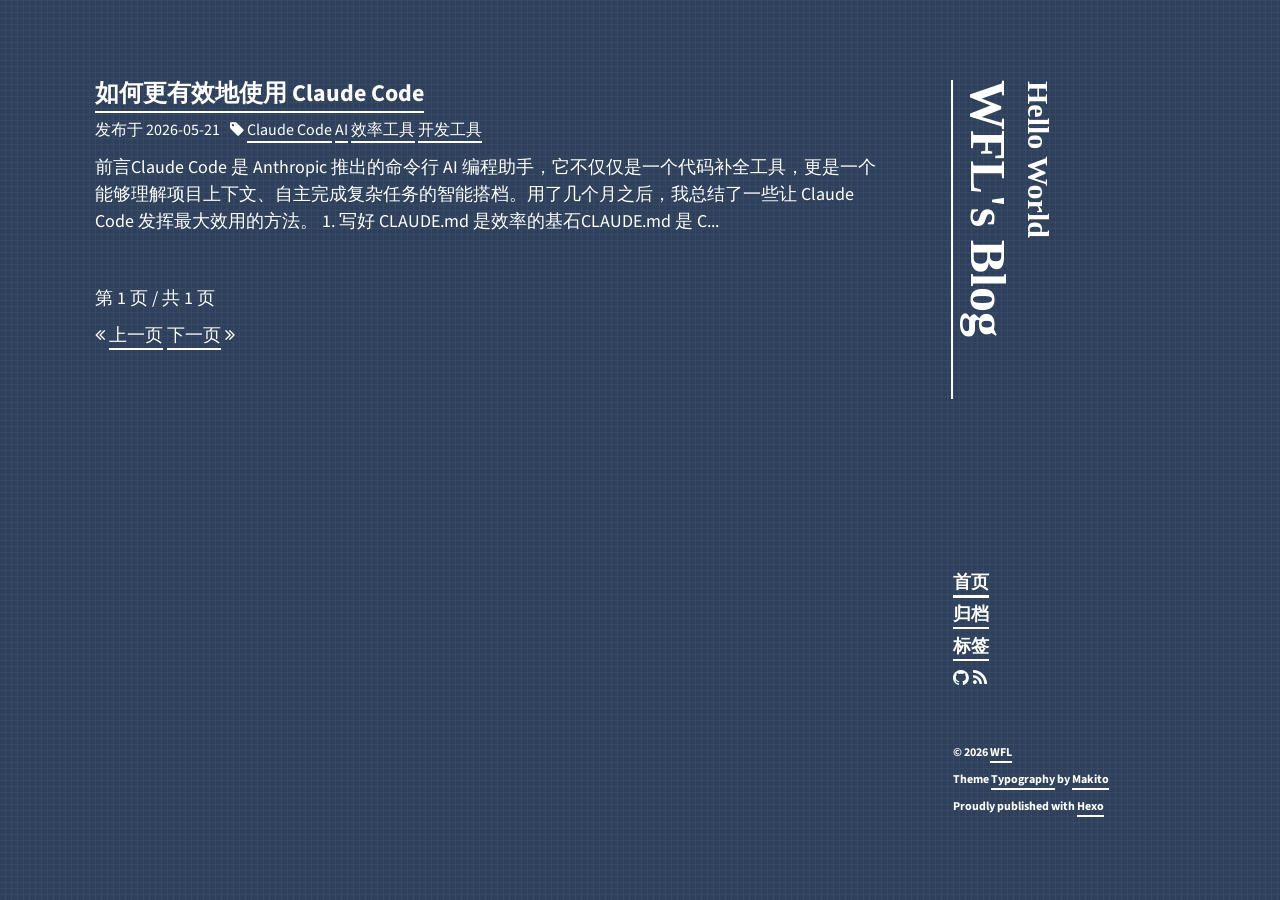
<file: index.html>
<!DOCTYPE html><html lang="zh-CN"><head><meta charset="utf-8"><meta name="X-UA-Compatible" content="IE=edge"><meta name="author"><title>WFL's Blog</title><meta name="description" content="A Blog Powered By Hexo"><meta name="keywords" content=""><meta content="width=device-width, initial-scale=1.0, maximum-scale=1.0, user-scalable=0" name="viewport"><meta content="yes" name="apple-mobile-web-app-capable"><meta content="black" name="apple-mobile-web-app-status-bar-style"><meta content="telephone=no" name="format-detection"><meta name="renderer" content="webkit"><link rel="short icon" href="images/favicon.png" type="image/x-icon"><link rel="stylesheet" href="/css/bootstrap.min.css"><link rel="stylesheet" href="/css/font-awesome.min.css"><link rel="stylesheet" href="/css/style-dark.css"><link rel="alternate" type="application/atom+xml" title="ATOM 1.0" href="/atom.xml"><meta name="generator" content="Hexo 7.3.0"><link rel="stylesheet" href="/css/prism.css" type="text/css">
<link rel="stylesheet" href="/css/prism-line-numbers.css" type="text/css"></head><body><div class="container" id="stage"><div class="row"><div class="col-sm-3 col-xs-12 side-container invisible" id="side-bar"><div class="vertical-text site-title"><h3 class="site-title-small" tabindex="-1"><a class="a-title" href="/">Hello World</a></h3><h1 class="site-title-large" tabindex="-1"><a class="a-title" href="/">WFL's Blog</a></h1><!--h6(onclick="triggerSiteNav()") Trigger--></div><br class="visible-lg visible-md visible-sm"><div class="site-title-links" id="site-nav"><ul><li><a class="current" href="/">首页</a></li><li><a href="/archives">归档</a></li><li><a href="/tags">标签</a></li><li class="soc"><a href="https://github.com/svenq" target="_blank" rel="noopener noreferrer" aria-label="Github"><i class="fa fa-github">&nbsp;</i></a><a href="https://svenq.github.io/atom.xml" target="_blank" rel="noopener noreferrer" aria-label="RSS"><i class="fa fa-rss">&nbsp;</i></a></li></ul><div class="visible-lg visible-md visible-sm site-nav-footer"><br class="site-nav-footer-br"><footer><p>&copy;&nbsp;2026&nbsp;<a target="_blank" href="https://svenq.github.io" rel="noopener noreferrer">WFL</a></p><p>Theme&nbsp;<a target="_blank" href="https://github.com/SumiMakito/hexo-theme-typography" rel="noopener noreferrer">Typography</a>&nbsp;by&nbsp;<a target="_blank" href="https://www.keep.moe" rel="noopener noreferrer">Makito</a></p><p>Proudly published with&nbsp;<a target="_blank" href="https://hexo.io" rel="noopener noreferrer">Hexo</a></p></footer></div></div></div><div class="col-sm-9 col-xs-12 main-container invisible" id="main-container"><div class="autopagerize_page_element"><div class="content"><div class="post-container"><p class="post-title"><a href="/2026/05/21/%E5%A6%82%E4%BD%95%E6%9B%B4%E6%9C%89%E6%95%88%E5%9C%B0%E4%BD%BF%E7%94%A8-Claude-Code/">如何更有效地使用 Claude Code</a></p><p class="post-meta"><span class="date meta-item">发布于&nbsp;2026-05-21</span><span class="meta-item"><i class="fa fa-tag"></i><span>&nbsp;</span><a class="a-tag" href="/tags/Claude-Code/" title="Claude Code">Claude Code</a><span>&nbsp;</span><a class="a-tag" href="/tags/AI/" title="AI">AI</a><span>&nbsp;</span><a class="a-tag" href="/tags/效率工具/" title="效率工具">效率工具</a><span>&nbsp;</span><a class="a-tag" href="/tags/开发工具/" title="开发工具">开发工具</a><span>&nbsp;</span></span></p><p class="post-abstract">前言Claude Code 是 Anthropic 推出的命令行 AI 编程助手，它不仅仅是一个代码补全工具，更是一个能够理解项目上下文、自主完成复杂任务的智能搭档。用了几个月之后，我总结了一些让 Claude Code 发挥最大效用的方法。
1. 写好 CLAUDE.md 是效率的基石CLAUDE.md 是 C...</p></div><div class="pagination no-margin-bottom"><p class="clearfix"><p> 第 1 页 / 共 1 页 &nbsp;</p><p><span class="pre pagbuttons"><i class="fa fa-angle-double-left"></i>&nbsp;<a role="navigation" href="/" aria-label="上一页">上一页</a></span><span>&nbsp;</span><span class="next pagbuttons"><a role="navigation" href="/" aria-label="下一页">下一页</a>&nbsp;<i class="fa fa-angle-double-right"></i></span></p></p></div></div></div><div class="visible-xs site-bottom-footer"><footer><p>&copy;&nbsp;2026&nbsp;<a target="_blank" href="https://svenq.github.io" rel="noopener noreferrer">WFL</a></p><p>Theme&nbsp;<a target="_blank" href="https://github.com/SumiMakito/hexo-theme-typography" rel="noopener noreferrer">Typography</a>&nbsp;by&nbsp;<a target="_blank" href="https://www.keep.moe" rel="noopener noreferrer">Makito</a></p><p>Proudly published with&nbsp;<a target="_blank" href="https://hexo.io" rel="noopener noreferrer">Hexo</a></p></footer></div></div></div></div><script src="/js/jquery-3.1.0.min.js"></script><script src="/js/bootstrap.min.js"></script><script src="/js/jquery-migrate-1.2.1.min.js"></script><script src="/js/jquery.appear.js"></script><script src="/js/google-analytics.js"></script><script src="/js/typography.js"></script></body></html>
</file>
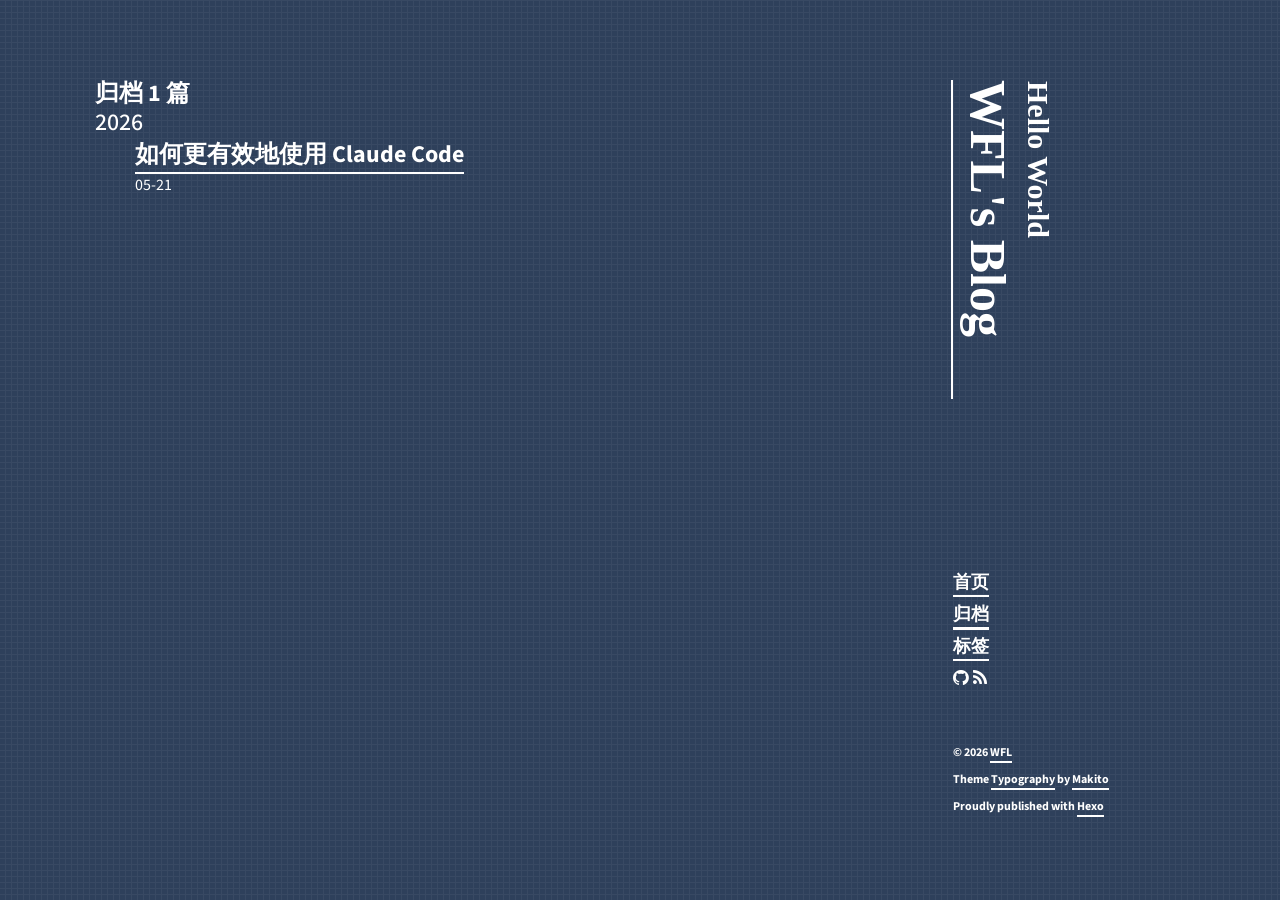
<file: archives/index.html>
<!DOCTYPE html><html lang="zh-CN"><head><meta charset="utf-8"><meta name="X-UA-Compatible" content="IE=edge"><meta name="author"><title>归档 · WFL's Blog</title><meta name="description" content="归档 - WFL's Blog"><meta name="keywords" content=""><meta content="width=device-width, initial-scale=1.0, maximum-scale=1.0, user-scalable=0" name="viewport"><meta content="yes" name="apple-mobile-web-app-capable"><meta content="black" name="apple-mobile-web-app-status-bar-style"><meta content="telephone=no" name="format-detection"><meta name="renderer" content="webkit"><link rel="short icon" href="images/favicon.png" type="image/x-icon"><link rel="stylesheet" href="/css/bootstrap.min.css"><link rel="stylesheet" href="/css/font-awesome.min.css"><link rel="stylesheet" href="/css/style-dark.css"><link rel="alternate" type="application/atom+xml" title="ATOM 1.0" href="/atom.xml"><meta name="generator" content="Hexo 7.3.0"><link rel="stylesheet" href="/css/prism.css" type="text/css">
<link rel="stylesheet" href="/css/prism-line-numbers.css" type="text/css"></head><body><div class="container" id="stage"><div class="row"><div class="col-sm-3 col-xs-12 side-container invisible" id="side-bar"><div class="vertical-text site-title"><h3 class="site-title-small" tabindex="-1"><a class="a-title" href="/">Hello World</a></h3><h1 class="site-title-large" tabindex="-1"><a class="a-title" href="/">WFL's Blog</a></h1><!--h6(onclick="triggerSiteNav()") Trigger--></div><br class="visible-lg visible-md visible-sm"><div class="site-title-links" id="site-nav"><ul><li><a href="/">首页</a></li><li><a class="current" href="/archives">归档</a></li><li><a href="/tags">标签</a></li><li class="soc"><a href="https://github.com/svenq" target="_blank" rel="noopener noreferrer" aria-label="Github"><i class="fa fa-github">&nbsp;</i></a><a href="https://svenq.github.io/atom.xml" target="_blank" rel="noopener noreferrer" aria-label="RSS"><i class="fa fa-rss">&nbsp;</i></a></li></ul><div class="visible-lg visible-md visible-sm site-nav-footer"><br class="site-nav-footer-br"><footer><p>&copy;&nbsp;2026&nbsp;<a target="_blank" href="https://svenq.github.io" rel="noopener noreferrer">WFL</a></p><p>Theme&nbsp;<a target="_blank" href="https://github.com/SumiMakito/hexo-theme-typography" rel="noopener noreferrer">Typography</a>&nbsp;by&nbsp;<a target="_blank" href="https://www.keep.moe" rel="noopener noreferrer">Makito</a></p><p>Proudly published with&nbsp;<a target="_blank" href="https://hexo.io" rel="noopener noreferrer">Hexo</a></p></footer></div></div></div><div class="col-sm-9 col-xs-12 main-container invisible" id="main-container"><div class="autopagerize_page_element"><div class="content"><p class="post-title">归档 1 篇</p><div class="archive animated fadeInDown"><ul class="list-with-title"><li class="listing-title"><h4 class="ar-year">2026</h4><ul class="listing"><li class="listing-item"><div class="listing-post"><p class="post-title"><a href="/2026/05/21/%E5%A6%82%E4%BD%95%E6%9B%B4%E6%9C%89%E6%95%88%E5%9C%B0%E4%BD%BF%E7%94%A8-Claude-Code/" title="如何更有效地使用 Claude Code">如何更有效地使用 Claude Code</a></p><div class="post-time"><span class="ar-date">05-21</span></div></div></li></ul></li></ul></div></div></div><div class="visible-xs site-bottom-footer"><footer><p>&copy;&nbsp;2026&nbsp;<a target="_blank" href="https://svenq.github.io" rel="noopener noreferrer">WFL</a></p><p>Theme&nbsp;<a target="_blank" href="https://github.com/SumiMakito/hexo-theme-typography" rel="noopener noreferrer">Typography</a>&nbsp;by&nbsp;<a target="_blank" href="https://www.keep.moe" rel="noopener noreferrer">Makito</a></p><p>Proudly published with&nbsp;<a target="_blank" href="https://hexo.io" rel="noopener noreferrer">Hexo</a></p></footer></div></div></div></div><script src="/js/jquery-3.1.0.min.js"></script><script src="/js/bootstrap.min.js"></script><script src="/js/jquery-migrate-1.2.1.min.js"></script><script src="/js/jquery.appear.js"></script><script src="/js/google-analytics.js"></script><script src="/js/typography.js"></script></body></html>
</file>
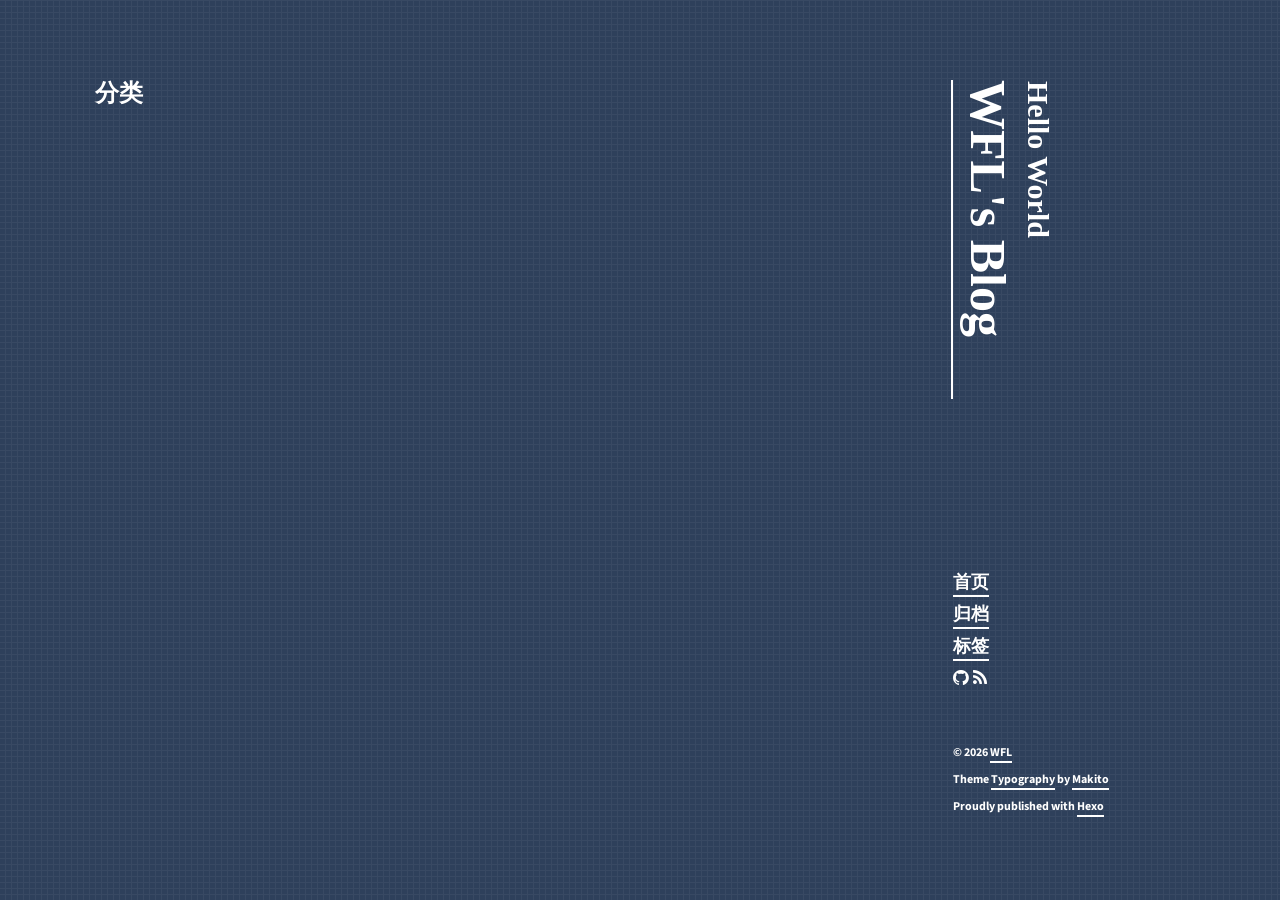
<file: categories/index.html>
<!DOCTYPE html><html lang="zh-CN"><head><meta charset="utf-8"><meta name="X-UA-Compatible" content="IE=edge"><meta name="author"><title>分类 · WFL's Blog</title><meta name="description" content="分类 - WFL's Blog"><meta name="keywords" content=""><meta content="width=device-width, initial-scale=1.0, maximum-scale=1.0, user-scalable=0" name="viewport"><meta content="yes" name="apple-mobile-web-app-capable"><meta content="black" name="apple-mobile-web-app-status-bar-style"><meta content="telephone=no" name="format-detection"><meta name="renderer" content="webkit"><link rel="short icon" href="images/favicon.png" type="image/x-icon"><link rel="stylesheet" href="/css/bootstrap.min.css"><link rel="stylesheet" href="/css/font-awesome.min.css"><link rel="stylesheet" href="/css/style-dark.css"><link rel="alternate" type="application/atom+xml" title="ATOM 1.0" href="/atom.xml"><meta name="generator" content="Hexo 7.3.0"><link rel="stylesheet" href="/css/prism.css" type="text/css">
<link rel="stylesheet" href="/css/prism-line-numbers.css" type="text/css"></head><body><div class="container" id="stage"><div class="row"><div class="col-sm-3 col-xs-12 side-container invisible" id="side-bar"><div class="vertical-text site-title"><h3 class="site-title-small" tabindex="-1"><a class="a-title" href="/">Hello World</a></h3><h1 class="site-title-large" tabindex="-1"><a class="a-title" href="/">WFL's Blog</a></h1><!--h6(onclick="triggerSiteNav()") Trigger--></div><br class="visible-lg visible-md visible-sm"><div class="site-title-links" id="site-nav"><ul><li><a href="/">首页</a></li><li><a href="/archives">归档</a></li><li><a href="/tags">标签</a></li><li class="soc"><a href="https://github.com/svenq" target="_blank" rel="noopener noreferrer" aria-label="Github"><i class="fa fa-github">&nbsp;</i></a><a href="https://svenq.github.io/atom.xml" target="_blank" rel="noopener noreferrer" aria-label="RSS"><i class="fa fa-rss">&nbsp;</i></a></li></ul><div class="visible-lg visible-md visible-sm site-nav-footer"><br class="site-nav-footer-br"><footer><p>&copy;&nbsp;2026&nbsp;<a target="_blank" href="https://svenq.github.io" rel="noopener noreferrer">WFL</a></p><p>Theme&nbsp;<a target="_blank" href="https://github.com/SumiMakito/hexo-theme-typography" rel="noopener noreferrer">Typography</a>&nbsp;by&nbsp;<a target="_blank" href="https://www.keep.moe" rel="noopener noreferrer">Makito</a></p><p>Proudly published with&nbsp;<a target="_blank" href="https://hexo.io" rel="noopener noreferrer">Hexo</a></p></footer></div></div></div><div class="col-sm-9 col-xs-12 main-container invisible" id="main-container"><div class="autopagerize_page_element"><div class="content"><div class="archive animated fadeInDown"><p class="post-title">分类</p><ul class="listing"></ul></div></div></div><div class="visible-xs site-bottom-footer"><footer><p>&copy;&nbsp;2026&nbsp;<a target="_blank" href="https://svenq.github.io" rel="noopener noreferrer">WFL</a></p><p>Theme&nbsp;<a target="_blank" href="https://github.com/SumiMakito/hexo-theme-typography" rel="noopener noreferrer">Typography</a>&nbsp;by&nbsp;<a target="_blank" href="https://www.keep.moe" rel="noopener noreferrer">Makito</a></p><p>Proudly published with&nbsp;<a target="_blank" href="https://hexo.io" rel="noopener noreferrer">Hexo</a></p></footer></div></div></div></div><script src="/js/jquery-3.1.0.min.js"></script><script src="/js/bootstrap.min.js"></script><script src="/js/jquery-migrate-1.2.1.min.js"></script><script src="/js/jquery.appear.js"></script><script src="/js/google-analytics.js"></script><script src="/js/typography.js"></script></body></html>
</file>
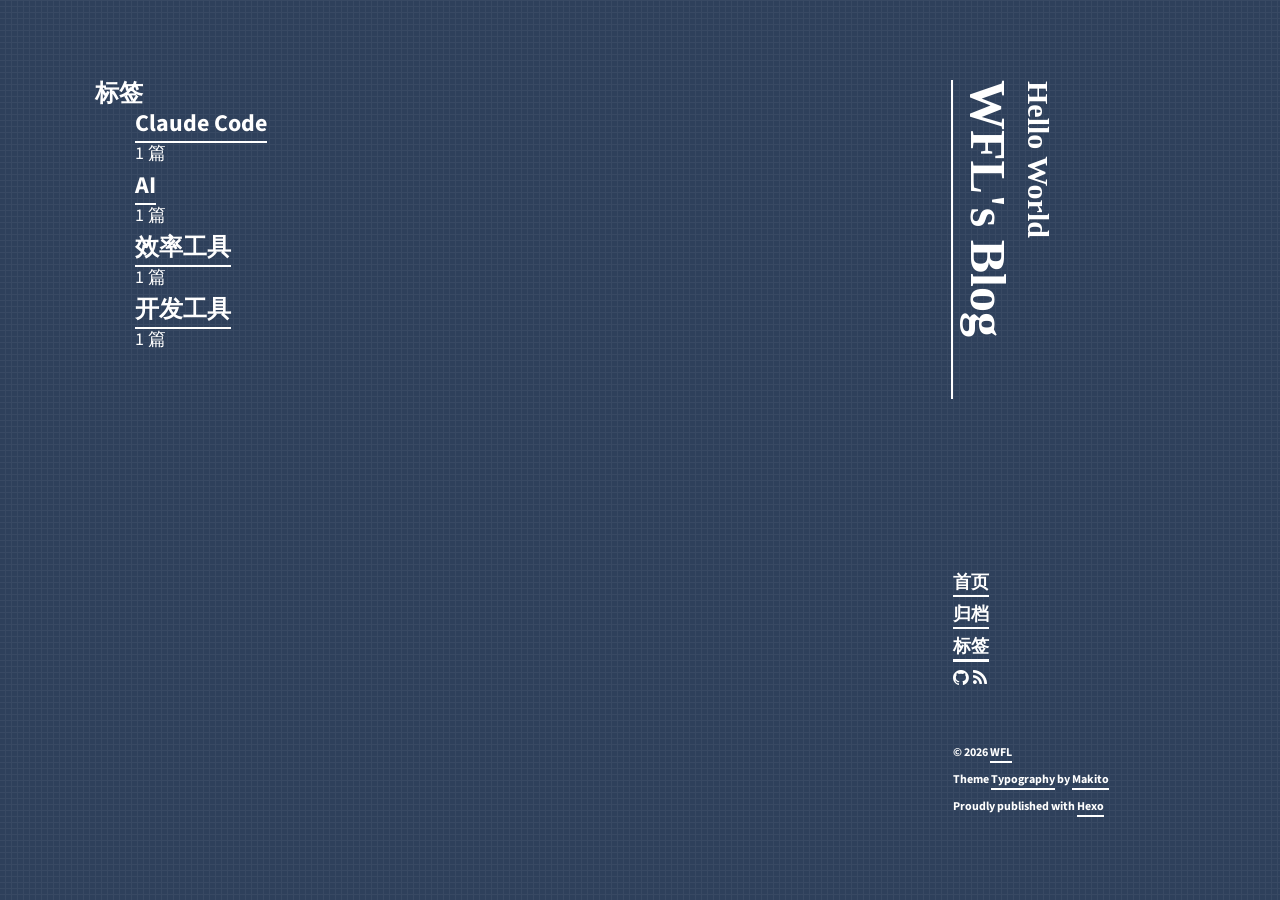
<file: tags/index.html>
<!DOCTYPE html><html lang="zh-CN"><head><meta charset="utf-8"><meta name="X-UA-Compatible" content="IE=edge"><meta name="author"><title>标签 · WFL's Blog</title><meta name="description" content="标签 - WFL's Blog"><meta name="keywords" content=""><meta content="width=device-width, initial-scale=1.0, maximum-scale=1.0, user-scalable=0" name="viewport"><meta content="yes" name="apple-mobile-web-app-capable"><meta content="black" name="apple-mobile-web-app-status-bar-style"><meta content="telephone=no" name="format-detection"><meta name="renderer" content="webkit"><link rel="short icon" href="images/favicon.png" type="image/x-icon"><link rel="stylesheet" href="/css/bootstrap.min.css"><link rel="stylesheet" href="/css/font-awesome.min.css"><link rel="stylesheet" href="/css/style-dark.css"><link rel="alternate" type="application/atom+xml" title="ATOM 1.0" href="/atom.xml"><meta name="generator" content="Hexo 7.3.0"><link rel="stylesheet" href="/css/prism.css" type="text/css">
<link rel="stylesheet" href="/css/prism-line-numbers.css" type="text/css"></head><body><div class="container" id="stage"><div class="row"><div class="col-sm-3 col-xs-12 side-container invisible" id="side-bar"><div class="vertical-text site-title"><h3 class="site-title-small" tabindex="-1"><a class="a-title" href="/">Hello World</a></h3><h1 class="site-title-large" tabindex="-1"><a class="a-title" href="/">WFL's Blog</a></h1><!--h6(onclick="triggerSiteNav()") Trigger--></div><br class="visible-lg visible-md visible-sm"><div class="site-title-links" id="site-nav"><ul><li><a href="/">首页</a></li><li><a href="/archives">归档</a></li><li><a class="current" href="/tags">标签</a></li><li class="soc"><a href="https://github.com/svenq" target="_blank" rel="noopener noreferrer" aria-label="Github"><i class="fa fa-github">&nbsp;</i></a><a href="https://svenq.github.io/atom.xml" target="_blank" rel="noopener noreferrer" aria-label="RSS"><i class="fa fa-rss">&nbsp;</i></a></li></ul><div class="visible-lg visible-md visible-sm site-nav-footer"><br class="site-nav-footer-br"><footer><p>&copy;&nbsp;2026&nbsp;<a target="_blank" href="https://svenq.github.io" rel="noopener noreferrer">WFL</a></p><p>Theme&nbsp;<a target="_blank" href="https://github.com/SumiMakito/hexo-theme-typography" rel="noopener noreferrer">Typography</a>&nbsp;by&nbsp;<a target="_blank" href="https://www.keep.moe" rel="noopener noreferrer">Makito</a></p><p>Proudly published with&nbsp;<a target="_blank" href="https://hexo.io" rel="noopener noreferrer">Hexo</a></p></footer></div></div></div><div class="col-sm-9 col-xs-12 main-container invisible" id="main-container"><div class="autopagerize_page_element"><div class="content"><div class="archive animated fadeInDown"><p class="post-title">标签</p><ul class="listing"><li class="listing-item"><div class="listing-post"><p class="post-title"><a href="/tags/Claude-Code/" title="Claude Code">Claude Code</a></p><span class="date meta-item">1 篇</span></div></li><li class="listing-item"><div class="listing-post"><p class="post-title"><a href="/tags/AI/" title="AI">AI</a></p><span class="date meta-item">1 篇</span></div></li><li class="listing-item"><div class="listing-post"><p class="post-title"><a href="/tags/%E6%95%88%E7%8E%87%E5%B7%A5%E5%85%B7/" title="效率工具">效率工具</a></p><span class="date meta-item">1 篇</span></div></li><li class="listing-item"><div class="listing-post"><p class="post-title"><a href="/tags/%E5%BC%80%E5%8F%91%E5%B7%A5%E5%85%B7/" title="开发工具">开发工具</a></p><span class="date meta-item">1 篇</span></div></li></ul></div></div></div><div class="visible-xs site-bottom-footer"><footer><p>&copy;&nbsp;2026&nbsp;<a target="_blank" href="https://svenq.github.io" rel="noopener noreferrer">WFL</a></p><p>Theme&nbsp;<a target="_blank" href="https://github.com/SumiMakito/hexo-theme-typography" rel="noopener noreferrer">Typography</a>&nbsp;by&nbsp;<a target="_blank" href="https://www.keep.moe" rel="noopener noreferrer">Makito</a></p><p>Proudly published with&nbsp;<a target="_blank" href="https://hexo.io" rel="noopener noreferrer">Hexo</a></p></footer></div></div></div></div><script src="/js/jquery-3.1.0.min.js"></script><script src="/js/bootstrap.min.js"></script><script src="/js/jquery-migrate-1.2.1.min.js"></script><script src="/js/jquery.appear.js"></script><script src="/js/google-analytics.js"></script><script src="/js/typography.js"></script></body></html>
</file>
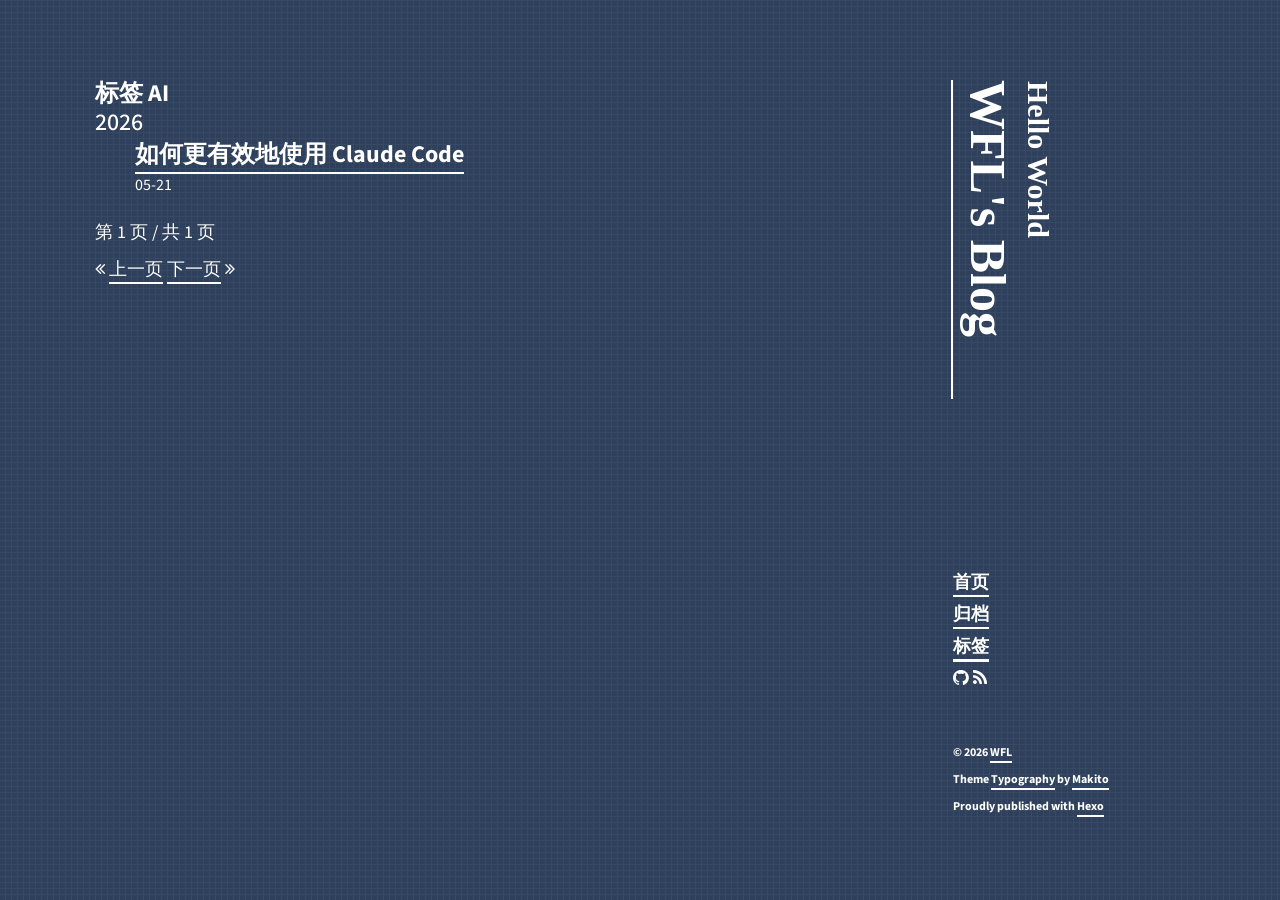
<file: tags/AI/index.html>
<!DOCTYPE html><html lang="zh-CN"><head><meta charset="utf-8"><meta name="X-UA-Compatible" content="IE=edge"><meta name="author"><title>AI · WFL's Blog</title><meta name="description" content="标签: AI - WFL's Blog"><meta name="keywords" content=""><meta content="width=device-width, initial-scale=1.0, maximum-scale=1.0, user-scalable=0" name="viewport"><meta content="yes" name="apple-mobile-web-app-capable"><meta content="black" name="apple-mobile-web-app-status-bar-style"><meta content="telephone=no" name="format-detection"><meta name="renderer" content="webkit"><link rel="short icon" href="images/favicon.png" type="image/x-icon"><link rel="stylesheet" href="/css/bootstrap.min.css"><link rel="stylesheet" href="/css/font-awesome.min.css"><link rel="stylesheet" href="/css/style-dark.css"><link rel="alternate" type="application/atom+xml" title="ATOM 1.0" href="/atom.xml"><meta name="generator" content="Hexo 7.3.0"><link rel="stylesheet" href="/css/prism.css" type="text/css">
<link rel="stylesheet" href="/css/prism-line-numbers.css" type="text/css"></head><body><div class="container" id="stage"><div class="row"><div class="col-sm-3 col-xs-12 side-container invisible" id="side-bar"><div class="vertical-text site-title"><h3 class="site-title-small" tabindex="-1"><a class="a-title" href="/">Hello World</a></h3><h1 class="site-title-large" tabindex="-1"><a class="a-title" href="/">WFL's Blog</a></h1><!--h6(onclick="triggerSiteNav()") Trigger--></div><br class="visible-lg visible-md visible-sm"><div class="site-title-links" id="site-nav"><ul><li><a href="/">首页</a></li><li><a href="/archives">归档</a></li><li><a class="current" href="/tags">标签</a></li><li class="soc"><a href="https://github.com/svenq" target="_blank" rel="noopener noreferrer" aria-label="Github"><i class="fa fa-github">&nbsp;</i></a><a href="https://svenq.github.io/atom.xml" target="_blank" rel="noopener noreferrer" aria-label="RSS"><i class="fa fa-rss">&nbsp;</i></a></li></ul><div class="visible-lg visible-md visible-sm site-nav-footer"><br class="site-nav-footer-br"><footer><p>&copy;&nbsp;2026&nbsp;<a target="_blank" href="https://svenq.github.io" rel="noopener noreferrer">WFL</a></p><p>Theme&nbsp;<a target="_blank" href="https://github.com/SumiMakito/hexo-theme-typography" rel="noopener noreferrer">Typography</a>&nbsp;by&nbsp;<a target="_blank" href="https://www.keep.moe" rel="noopener noreferrer">Makito</a></p><p>Proudly published with&nbsp;<a target="_blank" href="https://hexo.io" rel="noopener noreferrer">Hexo</a></p></footer></div></div></div><div class="col-sm-9 col-xs-12 main-container invisible" id="main-container"><div class="autopagerize_page_element"><div class="content"><p class="post-title">标签 AI</p><div class="archive animated fadeInDown"><ul class="list-with-title"><li class="listing-title"><h4 class="ar-year">2026</h4><ul class="listing"><li class="listing-item"><div class="listing-post"><p class="post-title"><a href="/2026/05/21/%E5%A6%82%E4%BD%95%E6%9B%B4%E6%9C%89%E6%95%88%E5%9C%B0%E4%BD%BF%E7%94%A8-Claude-Code/" title="如何更有效地使用 Claude Code">如何更有效地使用 Claude Code</a></p><div class="post-time"><span class="ar-date">05-21</span></div></div></li></ul></li></ul><div class="controller"><div class="pagination no-margin-bottom"><p class="clearfix"><p> 第 1 页 / 共 1 页 &nbsp;</p><p><span class="pre pagbuttons"><i class="fa fa-angle-double-left"></i>&nbsp;<a role="navigation" href="/" aria-label="上一页">上一页</a></span><span>&nbsp;</span><span class="next pagbuttons"><a role="navigation" href="/" aria-label="下一页">下一页</a>&nbsp;<i class="fa fa-angle-double-right"></i></span></p></p></div></div></div></div></div><div class="visible-xs site-bottom-footer"><footer><p>&copy;&nbsp;2026&nbsp;<a target="_blank" href="https://svenq.github.io" rel="noopener noreferrer">WFL</a></p><p>Theme&nbsp;<a target="_blank" href="https://github.com/SumiMakito/hexo-theme-typography" rel="noopener noreferrer">Typography</a>&nbsp;by&nbsp;<a target="_blank" href="https://www.keep.moe" rel="noopener noreferrer">Makito</a></p><p>Proudly published with&nbsp;<a target="_blank" href="https://hexo.io" rel="noopener noreferrer">Hexo</a></p></footer></div></div></div></div><script src="/js/jquery-3.1.0.min.js"></script><script src="/js/bootstrap.min.js"></script><script src="/js/jquery-migrate-1.2.1.min.js"></script><script src="/js/jquery.appear.js"></script><script src="/js/google-analytics.js"></script><script src="/js/typography.js"></script></body></html>
</file>
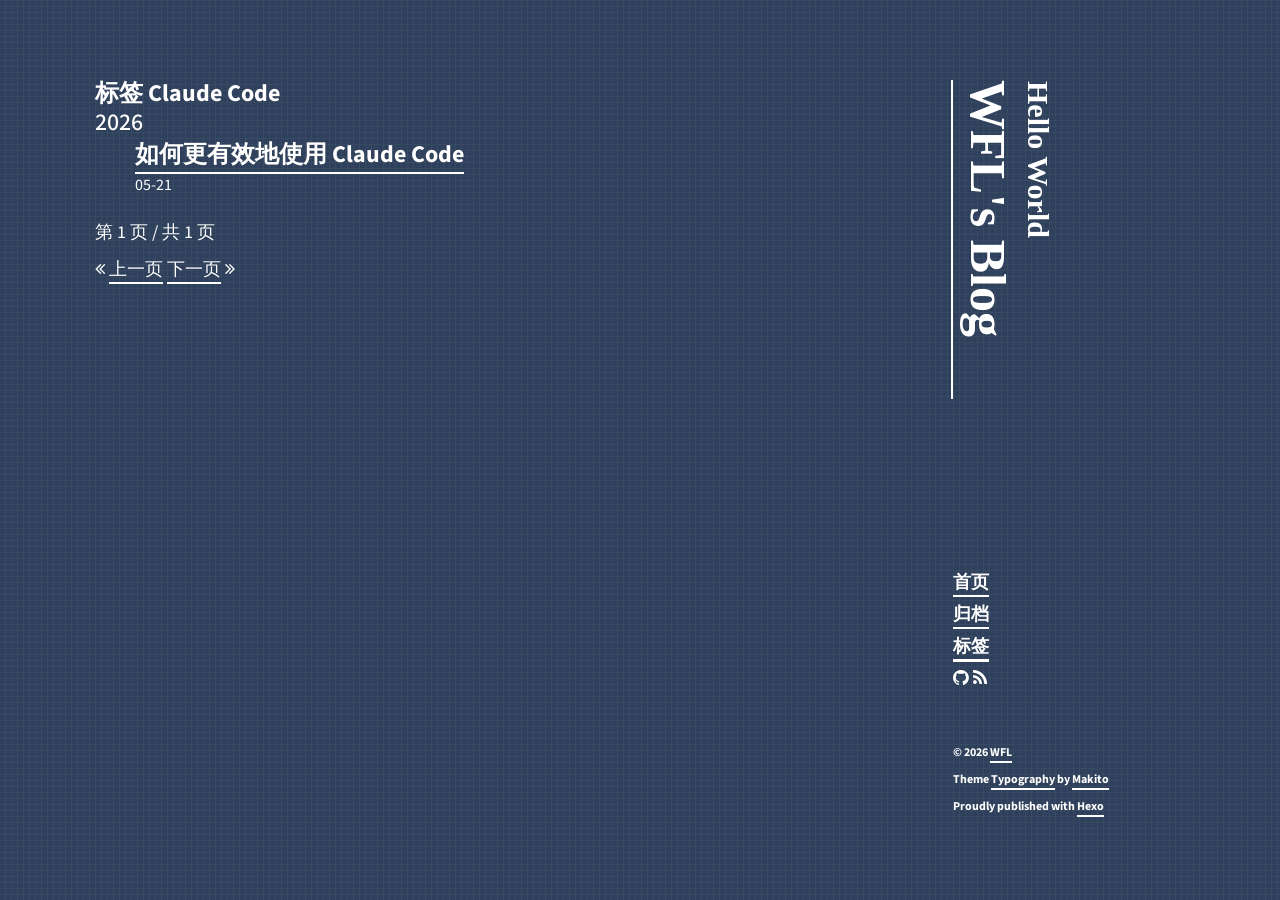
<file: tags/Claude-Code/index.html>
<!DOCTYPE html><html lang="zh-CN"><head><meta charset="utf-8"><meta name="X-UA-Compatible" content="IE=edge"><meta name="author"><title>Claude Code · WFL's Blog</title><meta name="description" content="标签: Claude Code - WFL's Blog"><meta name="keywords" content=""><meta content="width=device-width, initial-scale=1.0, maximum-scale=1.0, user-scalable=0" name="viewport"><meta content="yes" name="apple-mobile-web-app-capable"><meta content="black" name="apple-mobile-web-app-status-bar-style"><meta content="telephone=no" name="format-detection"><meta name="renderer" content="webkit"><link rel="short icon" href="images/favicon.png" type="image/x-icon"><link rel="stylesheet" href="/css/bootstrap.min.css"><link rel="stylesheet" href="/css/font-awesome.min.css"><link rel="stylesheet" href="/css/style-dark.css"><link rel="alternate" type="application/atom+xml" title="ATOM 1.0" href="/atom.xml"><meta name="generator" content="Hexo 7.3.0"><link rel="stylesheet" href="/css/prism.css" type="text/css">
<link rel="stylesheet" href="/css/prism-line-numbers.css" type="text/css"></head><body><div class="container" id="stage"><div class="row"><div class="col-sm-3 col-xs-12 side-container invisible" id="side-bar"><div class="vertical-text site-title"><h3 class="site-title-small" tabindex="-1"><a class="a-title" href="/">Hello World</a></h3><h1 class="site-title-large" tabindex="-1"><a class="a-title" href="/">WFL's Blog</a></h1><!--h6(onclick="triggerSiteNav()") Trigger--></div><br class="visible-lg visible-md visible-sm"><div class="site-title-links" id="site-nav"><ul><li><a href="/">首页</a></li><li><a href="/archives">归档</a></li><li><a class="current" href="/tags">标签</a></li><li class="soc"><a href="https://github.com/svenq" target="_blank" rel="noopener noreferrer" aria-label="Github"><i class="fa fa-github">&nbsp;</i></a><a href="https://svenq.github.io/atom.xml" target="_blank" rel="noopener noreferrer" aria-label="RSS"><i class="fa fa-rss">&nbsp;</i></a></li></ul><div class="visible-lg visible-md visible-sm site-nav-footer"><br class="site-nav-footer-br"><footer><p>&copy;&nbsp;2026&nbsp;<a target="_blank" href="https://svenq.github.io" rel="noopener noreferrer">WFL</a></p><p>Theme&nbsp;<a target="_blank" href="https://github.com/SumiMakito/hexo-theme-typography" rel="noopener noreferrer">Typography</a>&nbsp;by&nbsp;<a target="_blank" href="https://www.keep.moe" rel="noopener noreferrer">Makito</a></p><p>Proudly published with&nbsp;<a target="_blank" href="https://hexo.io" rel="noopener noreferrer">Hexo</a></p></footer></div></div></div><div class="col-sm-9 col-xs-12 main-container invisible" id="main-container"><div class="autopagerize_page_element"><div class="content"><p class="post-title">标签 Claude Code</p><div class="archive animated fadeInDown"><ul class="list-with-title"><li class="listing-title"><h4 class="ar-year">2026</h4><ul class="listing"><li class="listing-item"><div class="listing-post"><p class="post-title"><a href="/2026/05/21/%E5%A6%82%E4%BD%95%E6%9B%B4%E6%9C%89%E6%95%88%E5%9C%B0%E4%BD%BF%E7%94%A8-Claude-Code/" title="如何更有效地使用 Claude Code">如何更有效地使用 Claude Code</a></p><div class="post-time"><span class="ar-date">05-21</span></div></div></li></ul></li></ul><div class="controller"><div class="pagination no-margin-bottom"><p class="clearfix"><p> 第 1 页 / 共 1 页 &nbsp;</p><p><span class="pre pagbuttons"><i class="fa fa-angle-double-left"></i>&nbsp;<a role="navigation" href="/" aria-label="上一页">上一页</a></span><span>&nbsp;</span><span class="next pagbuttons"><a role="navigation" href="/" aria-label="下一页">下一页</a>&nbsp;<i class="fa fa-angle-double-right"></i></span></p></p></div></div></div></div></div><div class="visible-xs site-bottom-footer"><footer><p>&copy;&nbsp;2026&nbsp;<a target="_blank" href="https://svenq.github.io" rel="noopener noreferrer">WFL</a></p><p>Theme&nbsp;<a target="_blank" href="https://github.com/SumiMakito/hexo-theme-typography" rel="noopener noreferrer">Typography</a>&nbsp;by&nbsp;<a target="_blank" href="https://www.keep.moe" rel="noopener noreferrer">Makito</a></p><p>Proudly published with&nbsp;<a target="_blank" href="https://hexo.io" rel="noopener noreferrer">Hexo</a></p></footer></div></div></div></div><script src="/js/jquery-3.1.0.min.js"></script><script src="/js/bootstrap.min.js"></script><script src="/js/jquery-migrate-1.2.1.min.js"></script><script src="/js/jquery.appear.js"></script><script src="/js/google-analytics.js"></script><script src="/js/typography.js"></script></body></html>
</file>
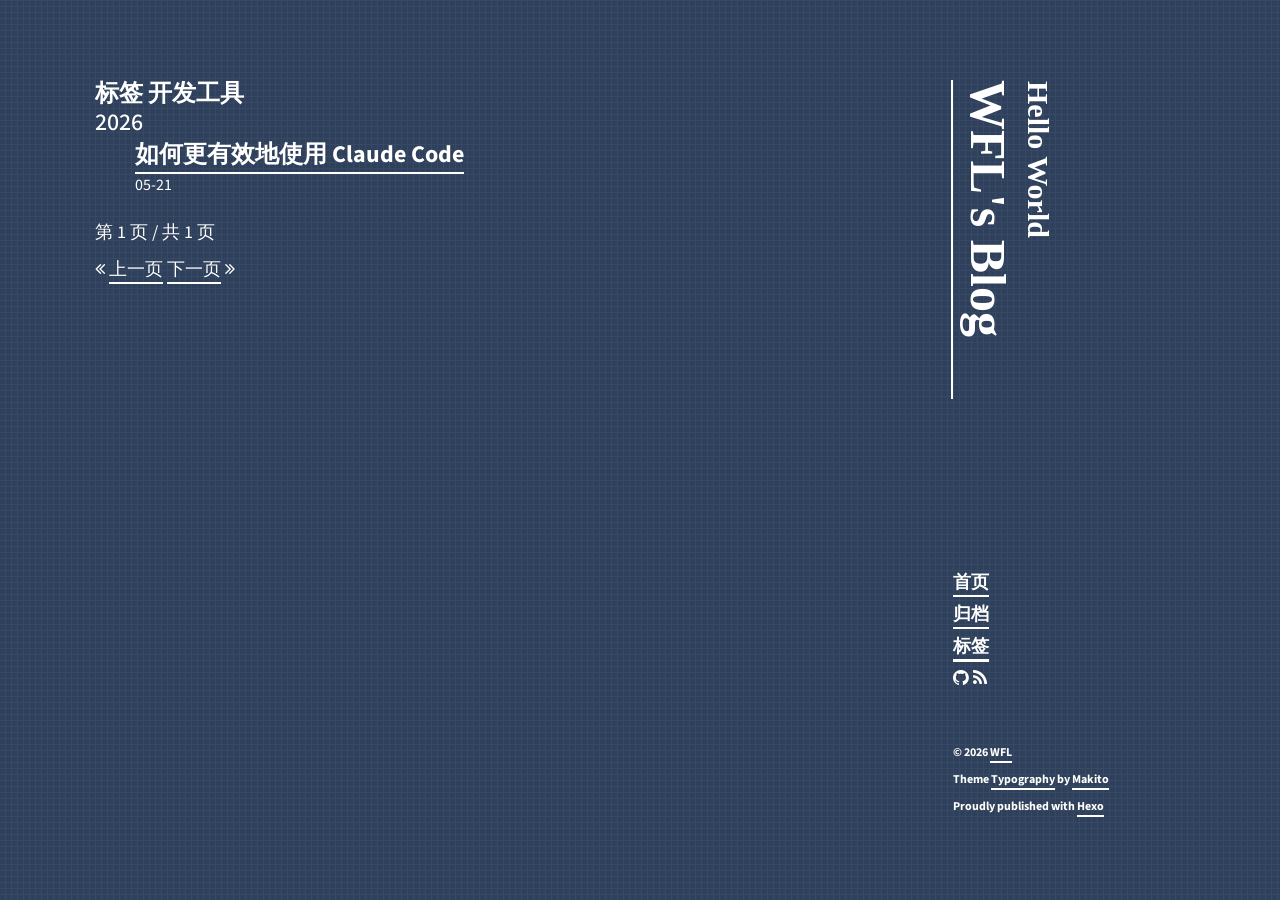
<file: tags/开发工具/index.html>
<!DOCTYPE html><html lang="zh-CN"><head><meta charset="utf-8"><meta name="X-UA-Compatible" content="IE=edge"><meta name="author"><title>开发工具 · WFL's Blog</title><meta name="description" content="标签: 开发工具 - WFL's Blog"><meta name="keywords" content=""><meta content="width=device-width, initial-scale=1.0, maximum-scale=1.0, user-scalable=0" name="viewport"><meta content="yes" name="apple-mobile-web-app-capable"><meta content="black" name="apple-mobile-web-app-status-bar-style"><meta content="telephone=no" name="format-detection"><meta name="renderer" content="webkit"><link rel="short icon" href="images/favicon.png" type="image/x-icon"><link rel="stylesheet" href="/css/bootstrap.min.css"><link rel="stylesheet" href="/css/font-awesome.min.css"><link rel="stylesheet" href="/css/style-dark.css"><link rel="alternate" type="application/atom+xml" title="ATOM 1.0" href="/atom.xml"><meta name="generator" content="Hexo 7.3.0"><link rel="stylesheet" href="/css/prism.css" type="text/css">
<link rel="stylesheet" href="/css/prism-line-numbers.css" type="text/css"></head><body><div class="container" id="stage"><div class="row"><div class="col-sm-3 col-xs-12 side-container invisible" id="side-bar"><div class="vertical-text site-title"><h3 class="site-title-small" tabindex="-1"><a class="a-title" href="/">Hello World</a></h3><h1 class="site-title-large" tabindex="-1"><a class="a-title" href="/">WFL's Blog</a></h1><!--h6(onclick="triggerSiteNav()") Trigger--></div><br class="visible-lg visible-md visible-sm"><div class="site-title-links" id="site-nav"><ul><li><a href="/">首页</a></li><li><a href="/archives">归档</a></li><li><a class="current" href="/tags">标签</a></li><li class="soc"><a href="https://github.com/svenq" target="_blank" rel="noopener noreferrer" aria-label="Github"><i class="fa fa-github">&nbsp;</i></a><a href="https://svenq.github.io/atom.xml" target="_blank" rel="noopener noreferrer" aria-label="RSS"><i class="fa fa-rss">&nbsp;</i></a></li></ul><div class="visible-lg visible-md visible-sm site-nav-footer"><br class="site-nav-footer-br"><footer><p>&copy;&nbsp;2026&nbsp;<a target="_blank" href="https://svenq.github.io" rel="noopener noreferrer">WFL</a></p><p>Theme&nbsp;<a target="_blank" href="https://github.com/SumiMakito/hexo-theme-typography" rel="noopener noreferrer">Typography</a>&nbsp;by&nbsp;<a target="_blank" href="https://www.keep.moe" rel="noopener noreferrer">Makito</a></p><p>Proudly published with&nbsp;<a target="_blank" href="https://hexo.io" rel="noopener noreferrer">Hexo</a></p></footer></div></div></div><div class="col-sm-9 col-xs-12 main-container invisible" id="main-container"><div class="autopagerize_page_element"><div class="content"><p class="post-title">标签 开发工具</p><div class="archive animated fadeInDown"><ul class="list-with-title"><li class="listing-title"><h4 class="ar-year">2026</h4><ul class="listing"><li class="listing-item"><div class="listing-post"><p class="post-title"><a href="/2026/05/21/%E5%A6%82%E4%BD%95%E6%9B%B4%E6%9C%89%E6%95%88%E5%9C%B0%E4%BD%BF%E7%94%A8-Claude-Code/" title="如何更有效地使用 Claude Code">如何更有效地使用 Claude Code</a></p><div class="post-time"><span class="ar-date">05-21</span></div></div></li></ul></li></ul><div class="controller"><div class="pagination no-margin-bottom"><p class="clearfix"><p> 第 1 页 / 共 1 页 &nbsp;</p><p><span class="pre pagbuttons"><i class="fa fa-angle-double-left"></i>&nbsp;<a role="navigation" href="/" aria-label="上一页">上一页</a></span><span>&nbsp;</span><span class="next pagbuttons"><a role="navigation" href="/" aria-label="下一页">下一页</a>&nbsp;<i class="fa fa-angle-double-right"></i></span></p></p></div></div></div></div></div><div class="visible-xs site-bottom-footer"><footer><p>&copy;&nbsp;2026&nbsp;<a target="_blank" href="https://svenq.github.io" rel="noopener noreferrer">WFL</a></p><p>Theme&nbsp;<a target="_blank" href="https://github.com/SumiMakito/hexo-theme-typography" rel="noopener noreferrer">Typography</a>&nbsp;by&nbsp;<a target="_blank" href="https://www.keep.moe" rel="noopener noreferrer">Makito</a></p><p>Proudly published with&nbsp;<a target="_blank" href="https://hexo.io" rel="noopener noreferrer">Hexo</a></p></footer></div></div></div></div><script src="/js/jquery-3.1.0.min.js"></script><script src="/js/bootstrap.min.js"></script><script src="/js/jquery-migrate-1.2.1.min.js"></script><script src="/js/jquery.appear.js"></script><script src="/js/google-analytics.js"></script><script src="/js/typography.js"></script></body></html>
</file>
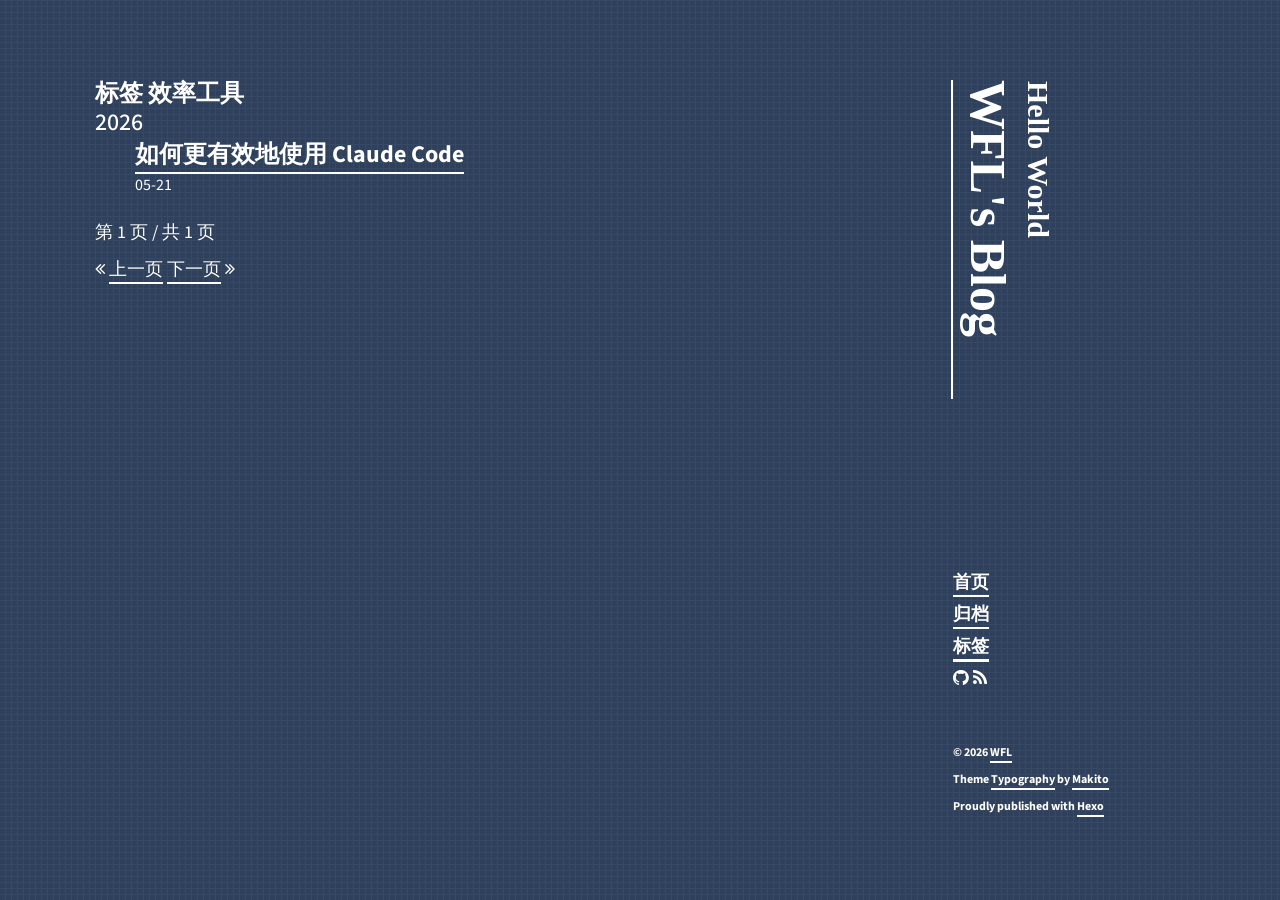
<file: tags/效率工具/index.html>
<!DOCTYPE html><html lang="zh-CN"><head><meta charset="utf-8"><meta name="X-UA-Compatible" content="IE=edge"><meta name="author"><title>效率工具 · WFL's Blog</title><meta name="description" content="标签: 效率工具 - WFL's Blog"><meta name="keywords" content=""><meta content="width=device-width, initial-scale=1.0, maximum-scale=1.0, user-scalable=0" name="viewport"><meta content="yes" name="apple-mobile-web-app-capable"><meta content="black" name="apple-mobile-web-app-status-bar-style"><meta content="telephone=no" name="format-detection"><meta name="renderer" content="webkit"><link rel="short icon" href="images/favicon.png" type="image/x-icon"><link rel="stylesheet" href="/css/bootstrap.min.css"><link rel="stylesheet" href="/css/font-awesome.min.css"><link rel="stylesheet" href="/css/style-dark.css"><link rel="alternate" type="application/atom+xml" title="ATOM 1.0" href="/atom.xml"><meta name="generator" content="Hexo 7.3.0"><link rel="stylesheet" href="/css/prism.css" type="text/css">
<link rel="stylesheet" href="/css/prism-line-numbers.css" type="text/css"></head><body><div class="container" id="stage"><div class="row"><div class="col-sm-3 col-xs-12 side-container invisible" id="side-bar"><div class="vertical-text site-title"><h3 class="site-title-small" tabindex="-1"><a class="a-title" href="/">Hello World</a></h3><h1 class="site-title-large" tabindex="-1"><a class="a-title" href="/">WFL's Blog</a></h1><!--h6(onclick="triggerSiteNav()") Trigger--></div><br class="visible-lg visible-md visible-sm"><div class="site-title-links" id="site-nav"><ul><li><a href="/">首页</a></li><li><a href="/archives">归档</a></li><li><a class="current" href="/tags">标签</a></li><li class="soc"><a href="https://github.com/svenq" target="_blank" rel="noopener noreferrer" aria-label="Github"><i class="fa fa-github">&nbsp;</i></a><a href="https://svenq.github.io/atom.xml" target="_blank" rel="noopener noreferrer" aria-label="RSS"><i class="fa fa-rss">&nbsp;</i></a></li></ul><div class="visible-lg visible-md visible-sm site-nav-footer"><br class="site-nav-footer-br"><footer><p>&copy;&nbsp;2026&nbsp;<a target="_blank" href="https://svenq.github.io" rel="noopener noreferrer">WFL</a></p><p>Theme&nbsp;<a target="_blank" href="https://github.com/SumiMakito/hexo-theme-typography" rel="noopener noreferrer">Typography</a>&nbsp;by&nbsp;<a target="_blank" href="https://www.keep.moe" rel="noopener noreferrer">Makito</a></p><p>Proudly published with&nbsp;<a target="_blank" href="https://hexo.io" rel="noopener noreferrer">Hexo</a></p></footer></div></div></div><div class="col-sm-9 col-xs-12 main-container invisible" id="main-container"><div class="autopagerize_page_element"><div class="content"><p class="post-title">标签 效率工具</p><div class="archive animated fadeInDown"><ul class="list-with-title"><li class="listing-title"><h4 class="ar-year">2026</h4><ul class="listing"><li class="listing-item"><div class="listing-post"><p class="post-title"><a href="/2026/05/21/%E5%A6%82%E4%BD%95%E6%9B%B4%E6%9C%89%E6%95%88%E5%9C%B0%E4%BD%BF%E7%94%A8-Claude-Code/" title="如何更有效地使用 Claude Code">如何更有效地使用 Claude Code</a></p><div class="post-time"><span class="ar-date">05-21</span></div></div></li></ul></li></ul><div class="controller"><div class="pagination no-margin-bottom"><p class="clearfix"><p> 第 1 页 / 共 1 页 &nbsp;</p><p><span class="pre pagbuttons"><i class="fa fa-angle-double-left"></i>&nbsp;<a role="navigation" href="/" aria-label="上一页">上一页</a></span><span>&nbsp;</span><span class="next pagbuttons"><a role="navigation" href="/" aria-label="下一页">下一页</a>&nbsp;<i class="fa fa-angle-double-right"></i></span></p></p></div></div></div></div></div><div class="visible-xs site-bottom-footer"><footer><p>&copy;&nbsp;2026&nbsp;<a target="_blank" href="https://svenq.github.io" rel="noopener noreferrer">WFL</a></p><p>Theme&nbsp;<a target="_blank" href="https://github.com/SumiMakito/hexo-theme-typography" rel="noopener noreferrer">Typography</a>&nbsp;by&nbsp;<a target="_blank" href="https://www.keep.moe" rel="noopener noreferrer">Makito</a></p><p>Proudly published with&nbsp;<a target="_blank" href="https://hexo.io" rel="noopener noreferrer">Hexo</a></p></footer></div></div></div></div><script src="/js/jquery-3.1.0.min.js"></script><script src="/js/bootstrap.min.js"></script><script src="/js/jquery-migrate-1.2.1.min.js"></script><script src="/js/jquery.appear.js"></script><script src="/js/google-analytics.js"></script><script src="/js/typography.js"></script></body></html>
</file>
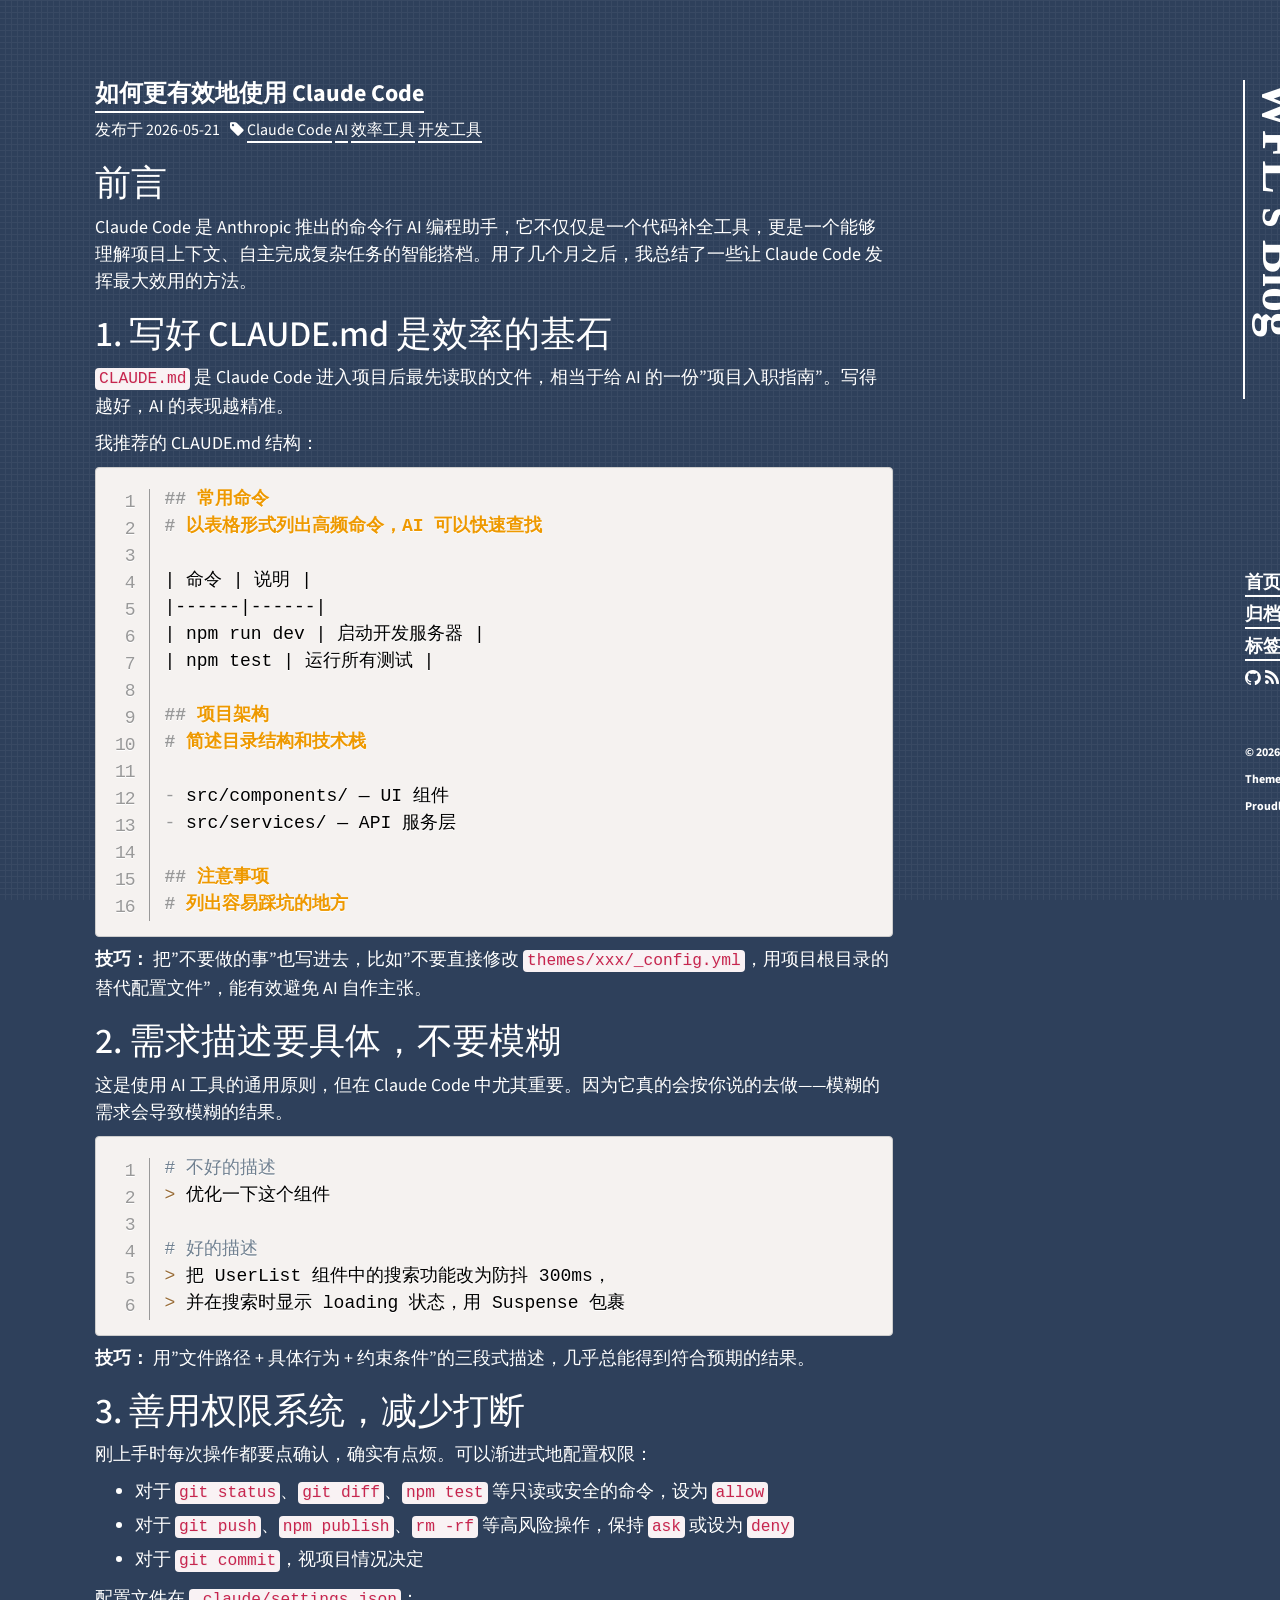
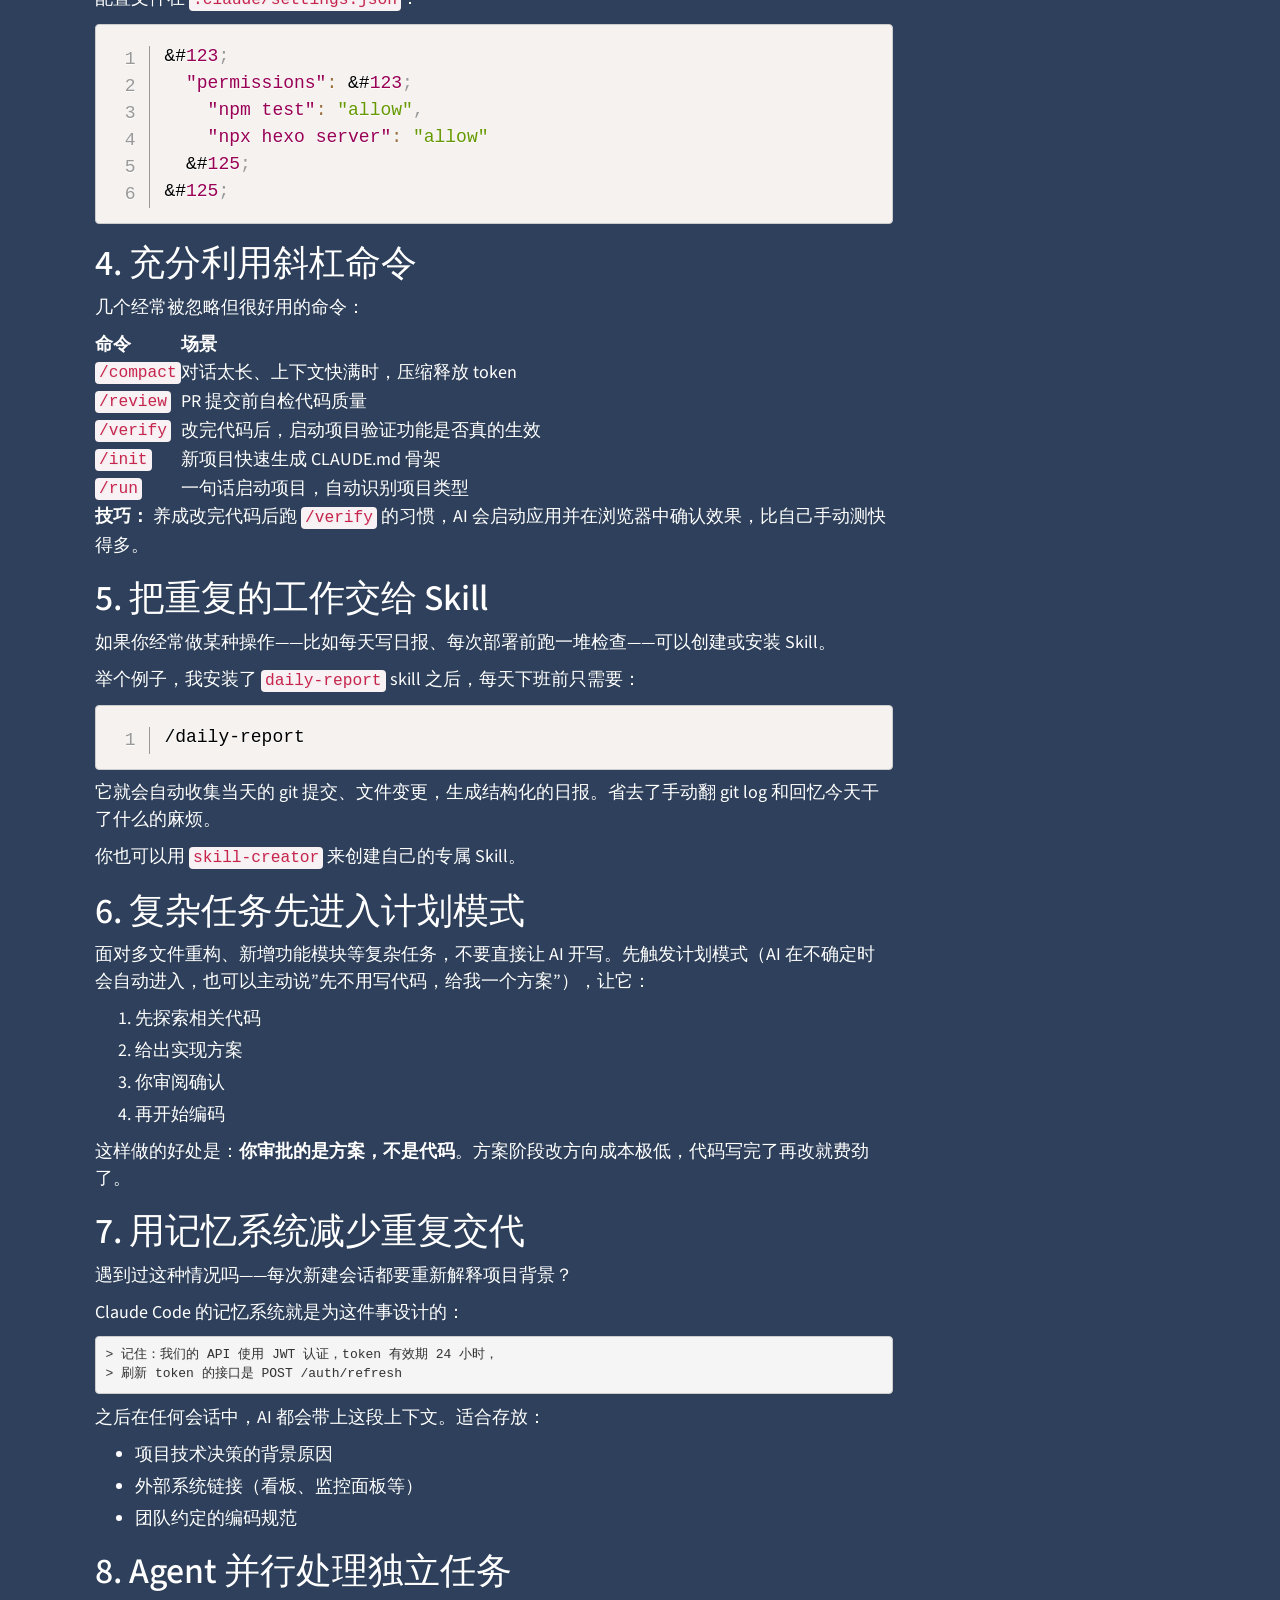
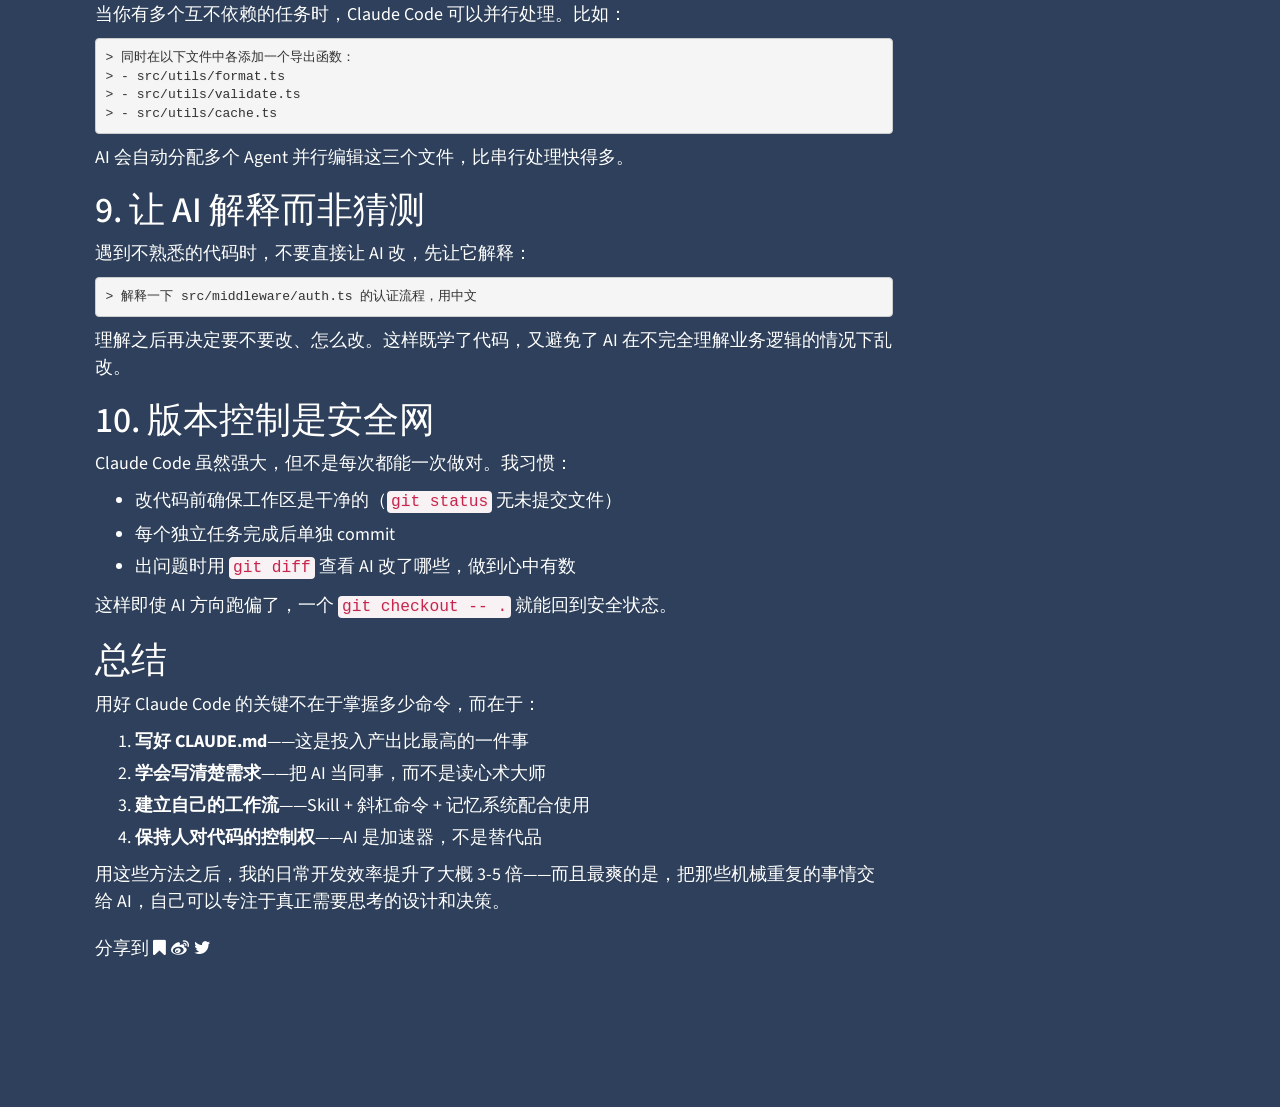
<file: 2026/05/21/如何更有效地使用-Claude-Code/index.html>
<!DOCTYPE html><html lang="zh-CN"><head><meta charset="utf-8"><meta name="X-UA-Compatible" content="IE=edge"><meta name="author"><title>如何更有效地使用 Claude Code · WFL's Blog</title><meta name="description" content="分享使用 Claude Code 的实用技巧和最佳实践，帮助你更高效地完成日常开发工作。"><meta name="og:description" content="分享使用 Claude Code 的实用技巧和最佳实践，帮助你更高效地完成日常开发工作。"><meta name="twitter:site" content="WFL's Blog"><meta name="twitter:title" content="如何更有效地使用 Claude Code"><meta name="twitter:card" content="summary"><meta name="keywords" content=""><meta content="width=device-width, initial-scale=1.0, maximum-scale=1.0, user-scalable=0" name="viewport"><meta content="yes" name="apple-mobile-web-app-capable"><meta content="black" name="apple-mobile-web-app-status-bar-style"><meta content="telephone=no" name="format-detection"><meta name="renderer" content="webkit"><link rel="short icon" href="images/favicon.png" type="image/x-icon"><link rel="stylesheet" href="/css/bootstrap.min.css"><link rel="stylesheet" href="/css/font-awesome.min.css"><link rel="stylesheet" href="/css/style-dark.css"><link rel="alternate" type="application/atom+xml" title="ATOM 1.0" href="/atom.xml"><meta name="generator" content="Hexo 7.3.0"><link rel="stylesheet" href="/css/prism.css" type="text/css">
<link rel="stylesheet" href="/css/prism-line-numbers.css" type="text/css"></head><body><div class="container" id="stage"><div class="row"><div class="col-sm-3 col-xs-12 side-container invisible" id="side-bar"><div class="vertical-text site-title"><h3 class="site-title-small" tabindex="-1"><a class="a-title" href="/">Hello World</a></h3><h1 class="site-title-large" tabindex="-1"><a class="a-title" href="/">WFL's Blog</a></h1><!--h6(onclick="triggerSiteNav()") Trigger--></div><br class="visible-lg visible-md visible-sm"><div class="site-title-links" id="site-nav"><ul><li><a href="/">首页</a></li><li><a href="/archives">归档</a></li><li><a href="/tags">标签</a></li><li class="soc"><a href="https://github.com/svenq" target="_blank" rel="noopener noreferrer" aria-label="Github"><i class="fa fa-github">&nbsp;</i></a><a href="https://svenq.github.io/atom.xml" target="_blank" rel="noopener noreferrer" aria-label="RSS"><i class="fa fa-rss">&nbsp;</i></a></li></ul><div class="visible-lg visible-md visible-sm site-nav-footer"><br class="site-nav-footer-br"><footer><p>&copy;&nbsp;2026&nbsp;<a target="_blank" href="https://svenq.github.io" rel="noopener noreferrer">WFL</a></p><p>Theme&nbsp;<a target="_blank" href="https://github.com/SumiMakito/hexo-theme-typography" rel="noopener noreferrer">Typography</a>&nbsp;by&nbsp;<a target="_blank" href="https://www.keep.moe" rel="noopener noreferrer">Makito</a></p><p>Proudly published with&nbsp;<a target="_blank" href="https://hexo.io" rel="noopener noreferrer">Hexo</a></p></footer></div></div></div><div class="col-sm-9 col-xs-12 main-container invisible" id="main-container"><div class="autopagerize_page_element"><div class="content"><div class="post-page"><div class="post-container"><p class="post-title"><a>如何更有效地使用 Claude Code</a></p><p class="post-meta"><span class="date meta-item">发布于&nbsp;2026-05-21</span><span class="meta-item"><i class="fa fa-tag"></i><span>&nbsp;</span><a class="a-tag" href="/tags/Claude-Code/" title="Claude Code">Claude Code</a><span>&nbsp;</span><a class="a-tag" href="/tags/AI/" title="AI">AI</a><span>&nbsp;</span><a class="a-tag" href="/tags/效率工具/" title="效率工具">效率工具</a><span>&nbsp;</span><a class="a-tag" href="/tags/开发工具/" title="开发工具">开发工具</a><span>&nbsp;</span></span></p><p class="post-abstract"><h2 id="前言"><a href="#前言" class="headerlink" title="前言"></a>前言</h2><p>Claude Code 是 Anthropic 推出的命令行 AI 编程助手，它不仅仅是一个代码补全工具，更是一个能够理解项目上下文、自主完成复杂任务的智能搭档。用了几个月之后，我总结了一些让 Claude Code 发挥最大效用的方法。</p>
<h2 id="1-写好-CLAUDE-md-是效率的基石"><a href="#1-写好-CLAUDE-md-是效率的基石" class="headerlink" title="1. 写好 CLAUDE.md 是效率的基石"></a>1. 写好 CLAUDE.md 是效率的基石</h2><p><code>CLAUDE.md</code> 是 Claude Code 进入项目后最先读取的文件，相当于给 AI 的一份”项目入职指南”。写得越好，AI 的表现越精准。</p>
<p>我推荐的 CLAUDE.md 结构：</p>
<pre class="line-numbers language-markdown"><code class="language-markdown"><span class="token title important"><span class="token punctuation">##</span> 常用命令</span>
<span class="token title important"><span class="token punctuation">#</span> 以表格形式列出高频命令，AI 可以快速查找</span>

| 命令 | 说明 |
|------|------|
| npm run dev | 启动开发服务器 |
| npm test | 运行所有测试 |

<span class="token title important"><span class="token punctuation">##</span> 项目架构</span>
<span class="token title important"><span class="token punctuation">#</span> 简述目录结构和技术栈</span>

<span class="token list punctuation">-</span> src/components/ — UI 组件
<span class="token list punctuation">-</span> src/services/ — API 服务层

<span class="token title important"><span class="token punctuation">##</span> 注意事项</span>
<span class="token title important"><span class="token punctuation">#</span> 列出容易踩坑的地方</span>
<span aria-hidden="true" class="line-numbers-rows"><span></span><span></span><span></span><span></span><span></span><span></span><span></span><span></span><span></span><span></span><span></span><span></span><span></span><span></span><span></span><span></span></span></code></pre>
<p><strong>技巧：</strong> 把”不要做的事”也写进去，比如”不要直接修改 <code>themes/xxx/_config.yml</code>，用项目根目录的替代配置文件”，能有效避免 AI 自作主张。</p>
<h2 id="2-需求描述要具体，不要模糊"><a href="#2-需求描述要具体，不要模糊" class="headerlink" title="2. 需求描述要具体，不要模糊"></a>2. 需求描述要具体，不要模糊</h2><p>这是使用 AI 工具的通用原则，但在 Claude Code 中尤其重要。因为它真的会按你说的去做——模糊的需求会导致模糊的结果。</p>
<pre class="line-numbers language-bash"><code class="language-bash"><span class="token comment" spellcheck="true"># 不好的描述</span>
<span class="token operator">></span> 优化一下这个组件

<span class="token comment" spellcheck="true"># 好的描述</span>
<span class="token operator">></span> 把 UserList 组件中的搜索功能改为防抖 300ms，
<span class="token operator">></span> 并在搜索时显示 loading 状态，用 Suspense 包裹
<span aria-hidden="true" class="line-numbers-rows"><span></span><span></span><span></span><span></span><span></span><span></span></span></code></pre>
<p><strong>技巧：</strong> 用”文件路径 + 具体行为 + 约束条件”的三段式描述，几乎总能得到符合预期的结果。</p>
<h2 id="3-善用权限系统，减少打断"><a href="#3-善用权限系统，减少打断" class="headerlink" title="3. 善用权限系统，减少打断"></a>3. 善用权限系统，减少打断</h2><p>刚上手时每次操作都要点确认，确实有点烦。可以渐进式地配置权限：</p>
<ul>
<li>对于 <code>git status</code>、<code>git diff</code>、<code>npm test</code> 等只读或安全的命令，设为 <code>allow</code></li>
<li>对于 <code>git push</code>、<code>npm publish</code>、<code>rm -rf</code> 等高风险操作，保持 <code>ask</code> 或设为 <code>deny</code></li>
<li>对于 <code>git commit</code>，视项目情况决定</li>
</ul>
<p>配置文件在 <code>.claude/settings.json</code>：</p>
<pre class="line-numbers language-json"><code class="language-json">&amp;#<span class="token number">123</span><span class="token punctuation">;</span>
  <span class="token property">"permissions"</span><span class="token operator">:</span> &amp;#<span class="token number">123</span><span class="token punctuation">;</span>
    <span class="token property">"npm test"</span><span class="token operator">:</span> <span class="token string">"allow"</span><span class="token punctuation">,</span>
    <span class="token property">"npx hexo server"</span><span class="token operator">:</span> <span class="token string">"allow"</span>
  &amp;#<span class="token number">125</span><span class="token punctuation">;</span>
&amp;#<span class="token number">125</span><span class="token punctuation">;</span>
<span aria-hidden="true" class="line-numbers-rows"><span></span><span></span><span></span><span></span><span></span><span></span></span></code></pre>
<h2 id="4-充分利用斜杠命令"><a href="#4-充分利用斜杠命令" class="headerlink" title="4. 充分利用斜杠命令"></a>4. 充分利用斜杠命令</h2><p>几个经常被忽略但很好用的命令：</p>
<table>
<thead>
<tr>
<th>命令</th>
<th>场景</th>
</tr>
</thead>
<tbody><tr>
<td><code>/compact</code></td>
<td>对话太长、上下文快满时，压缩释放 token</td>
</tr>
<tr>
<td><code>/review</code></td>
<td>PR 提交前自检代码质量</td>
</tr>
<tr>
<td><code>/verify</code></td>
<td>改完代码后，启动项目验证功能是否真的生效</td>
</tr>
<tr>
<td><code>/init</code></td>
<td>新项目快速生成 CLAUDE.md 骨架</td>
</tr>
<tr>
<td><code>/run</code></td>
<td>一句话启动项目，自动识别项目类型</td>
</tr>
</tbody></table>
<p><strong>技巧：</strong> 养成改完代码后跑 <code>/verify</code> 的习惯，AI 会启动应用并在浏览器中确认效果，比自己手动测快得多。</p>
<h2 id="5-把重复的工作交给-Skill"><a href="#5-把重复的工作交给-Skill" class="headerlink" title="5. 把重复的工作交给 Skill"></a>5. 把重复的工作交给 Skill</h2><p>如果你经常做某种操作——比如每天写日报、每次部署前跑一堆检查——可以创建或安装 Skill。</p>
<p>举个例子，我安装了 <code>daily-report</code> skill 之后，每天下班前只需要：</p>
<pre class="line-numbers language-bash"><code class="language-bash">/daily-report
<span aria-hidden="true" class="line-numbers-rows"><span></span></span></code></pre>
<p>它就会自动收集当天的 git 提交、文件变更，生成结构化的日报。省去了手动翻 git log 和回忆今天干了什么的麻烦。</p>
<p>你也可以用 <code>skill-creator</code> 来创建自己的专属 Skill。</p>
<h2 id="6-复杂任务先进入计划模式"><a href="#6-复杂任务先进入计划模式" class="headerlink" title="6. 复杂任务先进入计划模式"></a>6. 复杂任务先进入计划模式</h2><p>面对多文件重构、新增功能模块等复杂任务，不要直接让 AI 开写。先触发计划模式（AI 在不确定时会自动进入，也可以主动说”先不用写代码，给我一个方案”），让它：</p>
<ol>
<li>先探索相关代码</li>
<li>给出实现方案</li>
<li>你审阅确认</li>
<li>再开始编码</li>
</ol>
<p>这样做的好处是：<strong>你审批的是方案，不是代码</strong>。方案阶段改方向成本极低，代码写完了再改就费劲了。</p>
<h2 id="7-用记忆系统减少重复交代"><a href="#7-用记忆系统减少重复交代" class="headerlink" title="7. 用记忆系统减少重复交代"></a>7. 用记忆系统减少重复交代</h2><p>遇到过这种情况吗——每次新建会话都要重新解释项目背景？</p>
<p>Claude Code 的记忆系统就是为这件事设计的：</p>
<pre><code>&gt; 记住：我们的 API 使用 JWT 认证，token 有效期 24 小时，
&gt; 刷新 token 的接口是 POST /auth/refresh
</code></pre>
<p>之后在任何会话中，AI 都会带上这段上下文。适合存放：</p>
<ul>
<li>项目技术决策的背景原因</li>
<li>外部系统链接（看板、监控面板等）</li>
<li>团队约定的编码规范</li>
</ul>
<h2 id="8-Agent-并行处理独立任务"><a href="#8-Agent-并行处理独立任务" class="headerlink" title="8. Agent 并行处理独立任务"></a>8. Agent 并行处理独立任务</h2><p>当你有多个互不依赖的任务时，Claude Code 可以并行处理。比如：</p>
<pre><code>&gt; 同时在以下文件中各添加一个导出函数：
&gt; - src/utils/format.ts
&gt; - src/utils/validate.ts
&gt; - src/utils/cache.ts
</code></pre>
<p>AI 会自动分配多个 Agent 并行编辑这三个文件，比串行处理快得多。</p>
<h2 id="9-让-AI-解释而非猜测"><a href="#9-让-AI-解释而非猜测" class="headerlink" title="9. 让 AI 解释而非猜测"></a>9. 让 AI 解释而非猜测</h2><p>遇到不熟悉的代码时，不要直接让 AI 改，先让它解释：</p>
<pre><code>&gt; 解释一下 src/middleware/auth.ts 的认证流程，用中文
</code></pre>
<p>理解之后再决定要不要改、怎么改。这样既学了代码，又避免了 AI 在不完全理解业务逻辑的情况下乱改。</p>
<h2 id="10-版本控制是安全网"><a href="#10-版本控制是安全网" class="headerlink" title="10. 版本控制是安全网"></a>10. 版本控制是安全网</h2><p>Claude Code 虽然强大，但不是每次都能一次做对。我习惯：</p>
<ul>
<li>改代码前确保工作区是干净的（<code>git status</code> 无未提交文件）</li>
<li>每个独立任务完成后单独 commit</li>
<li>出问题时用 <code>git diff</code> 查看 AI 改了哪些，做到心中有数</li>
</ul>
<p>这样即使 AI 方向跑偏了，一个 <code>git checkout -- .</code> 就能回到安全状态。</p>
<h2 id="总结"><a href="#总结" class="headerlink" title="总结"></a>总结</h2><p>用好 Claude Code 的关键不在于掌握多少命令，而在于：</p>
<ol>
<li><strong>写好 CLAUDE.md</strong>——这是投入产出比最高的一件事</li>
<li><strong>学会写清楚需求</strong>——把 AI 当同事，而不是读心术大师</li>
<li><strong>建立自己的工作流</strong>——Skill + 斜杠命令 + 记忆系统配合使用</li>
<li><strong>保持人对代码的控制权</strong>——AI 是加速器，不是替代品</li>
</ol>
<p>用这些方法之后，我的日常开发效率提升了大概 3-5 倍——而且最爽的是，把那些机械重复的事情交给 AI，自己可以专注于真正需要思考的设计和决策。</p>
</p></div><div class="share"><span>分享到</span>&nbsp;<span class="soc"><a class="fa fa-bookmark" href="javascript:(function(){EN_CLIP_HOST='http://www.evernote.com';try{var%20x=document.createElement('SCRIPT');x.type='text/javascript';x.src=EN_CLIP_HOST+'/public/bookmarkClipper.js?'+(new%20Date().getTime()/100000);document.getElementsByTagName('head')[0].appendChild(x);}catch(e){location.href=EN_CLIP_HOST+'/clip.action?url='+encodeURIComponent(location.href)+'&amp;title='+encodeURIComponent(document.title);}})();" ref="nofollow" target="_blank"></a></span><span class="soc"><a class="fa fa-weibo" href="javascript:void((function(s,d,e){try{}catch(e){}var f='http://service.weibo.com/share/share.php?',u=d.location.href,p=['url=',e(u),'&amp;title=',e(d.title),'&amp;appkey=2924220432'].join('');function a(){if(!window.open([f,p].join(''),'mb',['toolbar=0,status=0,resizable=1,width=620,height=450,left=',(s.width-620)/2,',top=',(s.height-450)/2].join('')))u.href=[f,p].join('');};if(/Firefox/.test(navigator.userAgent)){setTimeout(a,0)}else{a()}})(screen,document,encodeURIComponent));"></a></span><span class="soc"><a class="fa fa-twitter" target="_blank" rel="noopener" href="http://twitter.com/home?status=https://svenq.github.io/2026/05/21/如何更有效地使用-Claude-Code/%20WFL's Blog%20如何更有效地使用 Claude Code"></a></span></div><div class="pagination"><p class="clearfix"></p></div></div></div></div><div class="visible-xs site-bottom-footer"><footer><p>&copy;&nbsp;2026&nbsp;<a target="_blank" href="https://svenq.github.io" rel="noopener noreferrer">WFL</a></p><p>Theme&nbsp;<a target="_blank" href="https://github.com/SumiMakito/hexo-theme-typography" rel="noopener noreferrer">Typography</a>&nbsp;by&nbsp;<a target="_blank" href="https://www.keep.moe" rel="noopener noreferrer">Makito</a></p><p>Proudly published with&nbsp;<a target="_blank" href="https://hexo.io" rel="noopener noreferrer">Hexo</a></p></footer></div></div></div></div><script src="/js/jquery-3.1.0.min.js"></script><script src="/js/bootstrap.min.js"></script><script src="/js/jquery-migrate-1.2.1.min.js"></script><script src="/js/jquery.appear.js"></script><script src="/js/google-analytics.js"></script><script src="/js/typography.js"></script></body></html>
</file>
<file: css/style-dark.css>
@import url("https://fonts.googleapis.com/css?family=Source+Sans+Pro:100,300,400,600");@keyframes fadein{from{opacity:0}to{opacity:1}}@-webkit-keyframes fadein{from{opacity:0}to{opacity:1}}@keyframes fadein-right{from{opacity:0;transform:translateX(20px)}to{opacity:1;transform:translateX(0px)}}@-webkit-keyframes fadein-right{from{opacity:0;transform:translateX(20px)}to{opacity:1;transform:translateX(0px)}}@keyframes fadein-top{from{opacity:0;transform:translateY(-20px)}to{opacity:1;transform:translateY(0px)}}@-webkit-keyframes fadein-top{from{opacity:0;transform:translateY(-20px)}to{opacity:1;transform:translateY(0px)}}@keyframes swift-down{from{transform:translateY(0%)}to{transform:translateY(20%)}}@-webkit-keyframes swift-down{from{transform:translateY(0%)}to{transform:translateY(20%)}}.invisible{opacity:0}.fadeIn{-webkit-animation:fadein 1s ease-out;animation:fadein 1s ease-out}.fadeInRight{-webkit-animation:fadein-right 1s ease-out;animation:fadein-right 1s ease-out}.fadeInTop{-webkit-animation:fadein-top 1s ease-out;animation:fadein-top 1s ease-out}.swiftDown{-webkit-animation:swift-down 1s ease-out;animation:swift-down 1s ease-out}.swiftDownReversed{-webkit-animation:swift-down 1s reverse ease-out;animation:swift-down 1s reverse ease-out}html,body,span,p,h1,h2,h3,h4,h5,h6{font-family:"Source Sans Pro","Roboto","Helvetica","Helvetica Neue","Source Han Sans SC","Source Han Sans TC","PingFang SC","PingFang HK","PingFang TC",sans-serif;color:#fff}html{background:#2e405b}.foreground{background:#fff !important}.background{background:#2e405b !important}.foreground-text *{color:#fff !important}.background-text *{color:#2e405b !important}h1{font-size:42px}h2{font-size:36px}h3{font-size:30px}h4{font-size:24px}h5{font-size:18px}h6{font-size:14px}body{font-size:18px;line-height:1.5em;background:url("[data-uri]");background-repeat:repeat;background-attachment:fixed;-webkit-font-smoothing:antialiased;-moz-osx-font-smoothing:grayscale;text-shadow:1px 1px 1px rgba(0,0,0,0.04);min-height:100vh}.container{background-color:transparent;padding:0;position:relative}.full-width-container{width:100vw}.main-container{text-align:left;margin:0;padding:80px 40px;overflow:hidden;float:left}.main-container :nth-child(1){margin-top:0}.row{margin:0}.vertical-text{-ms-writing-mode:tb-rl;writing-mode:vertical-rl}.vertical-text *{line-height:1;text-align:left}.side-container{height:100vh;position:fixed;right:0;font-style:normal;font-size:1em;margin:0;transform:rotate(0deg);text-align:left;float:right;padding:80px 20px}.ar-year{margin-top:5px;margin-bottom:5px}.date{margin-bottom:0px}.ar-date{font-size:16px;margin-bottom:5px}.archive :first-child{padding-left:0}.archive ul{list-style-type:none}.site-title{font-weight:bolder;font-style:normal;width:auto;height:auto;margin:0 0 0 -2px;text-align:left;font-size:0.5em;padding:0 0 50px 0;border-left:solid #fff 2px;transition:padding 0.8s ease 0s, background 0.8s ease 0s}.site-title:hover{padding:15px 0 35px 0;color:#2e405b !important;background:#fff !important;border-left:solid #fff 2px}.site-title:hover *{color:#2e405b !important}.site-title :first-child{margin-right:10px}.site-title *{text-align:left;font-weight:bolder;margin-top:0;margin-left:10px;margin-right:0;font-family:"HiraMinProN-W6","Source Han Serif CN","Source Han Serif SC","Source Han Serif TC",serif}.site-title-large{font-size:50px;padding-top:0}.site-title-small{font-size:30px;padding-top:1px}.site-title-links{font-weight:bold;font-style:normal;margin:0;padding:60px 0;text-align:left;position:fixed;bottom:20px}.site-title-links ul{list-style:none;padding:0}.site-title-links ul li{display:block;margin:5px 0;font-size:18px}.site-title-links a{border-bottom:solid #fff 2px}.no-margin-left{margin-left:0}.no-margin-right{margin-right:0}.no-margin-top{margin-top:0}.no-margin-bottom{margin-bottom:0}a{color:#fff;transition:color 0.3s ease 0s, background-color 0.3s ease 0s;-moz-transition:color 0.3s ease 0s, background-color 0.3s ease 0s;-o-transition:color 0.3s ease 0s, background-color 0.3s ease 0s;-webkit-transition:color 0.3s ease 0s, background-color 0.3s ease 0s;border-bottom:solid #fff 2px;padding:0;cursor:pointer;cursor:hand}a:hover,a:focus{text-decoration:none}a:hover{color:#2e405b !important;background-color:#fff;border-bottom:solid transparent 2px}a:focus{color:#b3b3b3}.a-title{text-decoration:none;background-color:transparent;border-bottom:solid transparent 2px}.a-title:hover,.a-title:focus{background-color:transparent}.current{border-bottom:solid #fff 3px !important}.a-mute{background-color:transparent;color:#fff !important;text-decoration:none;border-bottom:none}.a-mute:hover,.a-mute:focus{background-color:transparent;color:#fff !important;text-decoration:none;border-bottom:none}.soc{margin:0 5px 0 0;font-size:18px !important}.soc a{border-bottom:solid transparent 2px}.soc a:hover{color:#e6e6e6 !important;background-color:transparent !important;text-decoration:none;border-bottom:solid rgba(0,0,0,0) 2px}.soc a:focus{color:#e6e6e6 !important}.meta-item{margin:0 10px 0 0}img{display:block;max-width:100%;height:auto}footer{margin-top:10px;padding-top:0;font-size:12px;font-weight:bold}footer *{margin:0}.post-container{margin:0 0 20px 0;font-weight:normal}.post-title{font-size:24px;font-weight:bold;margin:3px 0}.post-meta{font-size:16px;margin:10px 0}.post-abstract{font-size:18px}li{margin:5px 0}figure{overflow:scroll}figure>table{width:100%}pre *{font-family:Monaco, Menlo, "Source Code Pro", "Cascadia Code", Consolas, monospace;background:transparent !important}figure .gutter pre{border-bottom-right-radius:0;border-top-right-radius:0;border-right:none;text-align:right;min-width:3em}figure .code{width:99%}figure .code pre{border-bottom-left-radius:0;border-top-left-radius:0;border-left:solid rgba(0,0,0,0.05) 1px;margin-right:1px}@media (max-width: 768px){body{line-height:normal}h1{font-size:40px}h2{font-size:34px}h3{font-size:28px}h4{font-size:22px}h5{font-size:16px}h6{font-size:14px}.site-title-large{font-size:38px}.site-title-small{font-size:22px}.vertical-text{-ms-writing-mode:lr-tb;writing-mode:horizontal-tb}.site-title{margin:0;font-weight:bolder;font-style:normal;width:auto;height:auto;font-size:0.5em;padding:0;border-left:none;text-align:center;transition:none}.site-title *{text-align:center;margin-left:0 !important;margin-right:0 !important}.site-title:hover{color:#fff !important;background:transparent !important;padding:0;border:none}.site-title:hover *{color:#fff !important;background:transparent !important}.main-container{text-align:left;height:auto;margin:0;padding:20px 30px;overflow:auto}.side-container{padding:40px 30px 0 30px;height:auto;position:relative;left:0}.site-title-links{position:unset;padding:10px 0;margin:10px 0;text-align:center}.site-title-links ul li{display:inline;margin:0 3px;font-size:16px}footer{padding-top:30px;padding-bottom:35px}a{padding:0}.post-title{font-size:20px;font-weight:bold;margin:3px 0}.post-meta{font-size:14px;margin:10px 0}.post-abstract{font-size:16px}.soc{display:block !important}.site-nav-footer{display:none !important}.site-bottom-footer{display:block !important}li.soc{margin-top:5px !important}}@media only screen and (max-height: 860px){.site-title-large{font-size:32px}.site-title-small{font-size:20px}.site-title-links ul li{font-size:14px;line-height:1.3}.site-nav-footer-br{display:none}.side-container{padding-top:40px;padding-bottom:20px}.main-container{padding-top:40px;padding-bottom:60px}}@media only screen and (max-height: 600px){body{line-height:normal}h1{font-size:40px}h2{font-size:34px}h3{font-size:28px}h4{font-size:22px}h5{font-size:16px}h6{font-size:14px}.site-title-large{font-size:38px}.site-title-small{font-size:22px}.vertical-text{-ms-writing-mode:lr-tb;writing-mode:horizontal-tb}.site-title{margin:0;font-weight:bolder;font-style:normal;width:auto;height:auto;font-size:0.5em;padding:0;border-left:none;text-align:center;transition:none}.site-title *{text-align:center;margin-left:0 !important;margin-right:0 !important}.site-title:hover{color:#fff !important;background:transparent !important;padding:0;border:none}.site-title:hover *{color:#fff !important;background:transparent !important}.main-container{text-align:left;height:auto;margin:0;padding:20px 30px;overflow:auto}.side-container{padding:40px 30px 0 30px;height:auto;position:relative;left:0}.site-title-links{position:unset;padding:10px 0;margin:10px 0;text-align:center}.site-title-links ul li{display:inline;margin:0 3px;font-size:16px}footer{padding-top:30px;padding-bottom:35px}a{padding:0}.post-title{font-size:20px;font-weight:bold;margin:3px 0}.post-meta{font-size:14px;margin:10px 0}.post-abstract{font-size:16px}.soc{display:block !important}.site-nav-footer{display:none !important}.site-bottom-footer{display:block !important}}

/*# sourceMappingURL=[data-uri] */
</file>
<file: css/prism.css>
/**
 * prism.js default theme for JavaScript, CSS and HTML
 * Based on dabblet (http://dabblet.com)
 * @author Lea Verou
 */

code[class*="language-"],
pre[class*="language-"] {
	color: black;
	background: none;
	text-shadow: 0 1px white;
	font-family: Consolas, Monaco, 'Andale Mono', 'Ubuntu Mono', monospace;
	font-size: 1em;
	text-align: left;
	white-space: pre;
	word-spacing: normal;
	word-break: normal;
	word-wrap: normal;
	line-height: 1.5;

	-moz-tab-size: 4;
	-o-tab-size: 4;
	tab-size: 4;

	-webkit-hyphens: none;
	-moz-hyphens: none;
	-ms-hyphens: none;
	hyphens: none;
}

pre[class*="language-"]::-moz-selection, pre[class*="language-"] ::-moz-selection,
code[class*="language-"]::-moz-selection, code[class*="language-"] ::-moz-selection {
	text-shadow: none;
	background: #b3d4fc;
}

pre[class*="language-"]::selection, pre[class*="language-"] ::selection,
code[class*="language-"]::selection, code[class*="language-"] ::selection {
	text-shadow: none;
	background: #b3d4fc;
}

@media print {
	code[class*="language-"],
	pre[class*="language-"] {
		text-shadow: none;
	}
}

/* Code blocks */
pre[class*="language-"] {
	padding: 1em;
	margin: .5em 0;
	overflow: auto;
}

:not(pre) > code[class*="language-"],
pre[class*="language-"] {
	background: #f5f2f0;
}

/* Inline code */
:not(pre) > code[class*="language-"] {
	padding: .1em;
	border-radius: .3em;
	white-space: normal;
}

.token.comment,
.token.prolog,
.token.doctype,
.token.cdata {
	color: slategray;
}

.token.punctuation {
	color: #999;
}

.token.namespace {
	opacity: .7;
}

.token.property,
.token.tag,
.token.boolean,
.token.number,
.token.constant,
.token.symbol,
.token.deleted {
	color: #905;
}

.token.selector,
.token.attr-name,
.token.string,
.token.char,
.token.builtin,
.token.inserted {
	color: #690;
}

.token.operator,
.token.entity,
.token.url,
.language-css .token.string,
.style .token.string {
	color: #9a6e3a;
	/* This background color was intended by the author of this theme. */
	background: hsla(0, 0%, 100%, .5);
}

.token.atrule,
.token.attr-value,
.token.keyword {
	color: #07a;
}

.token.function,
.token.class-name {
	color: #DD4A68;
}

.token.regex,
.token.important,
.token.variable {
	color: #e90;
}

.token.important,
.token.bold {
	font-weight: bold;
}
.token.italic {
	font-style: italic;
}

.token.entity {
	cursor: help;
}
</file>
<file: css/prism-line-numbers.css>
pre[class*="language-"].line-numbers {
	position: relative;
	padding-left: 3.8em;
	counter-reset: linenumber;
}

pre[class*="language-"].line-numbers > code {
	position: relative;
	white-space: inherit;
}

.line-numbers .line-numbers-rows {
	position: absolute;
	pointer-events: none;
	top: 0;
	font-size: 100%;
	left: -3.8em;
	width: 3em; /* works for line-numbers below 1000 lines */
	letter-spacing: -1px;
	border-right: 1px solid #999;

	-webkit-user-select: none;
	-moz-user-select: none;
	-ms-user-select: none;
	user-select: none;

}

	.line-numbers-rows > span {
		display: block;
		counter-increment: linenumber;
	}

		.line-numbers-rows > span:before {
			content: counter(linenumber);
			color: #999;
			display: block;
			padding-right: 0.8em;
			text-align: right;
		}
</file>
